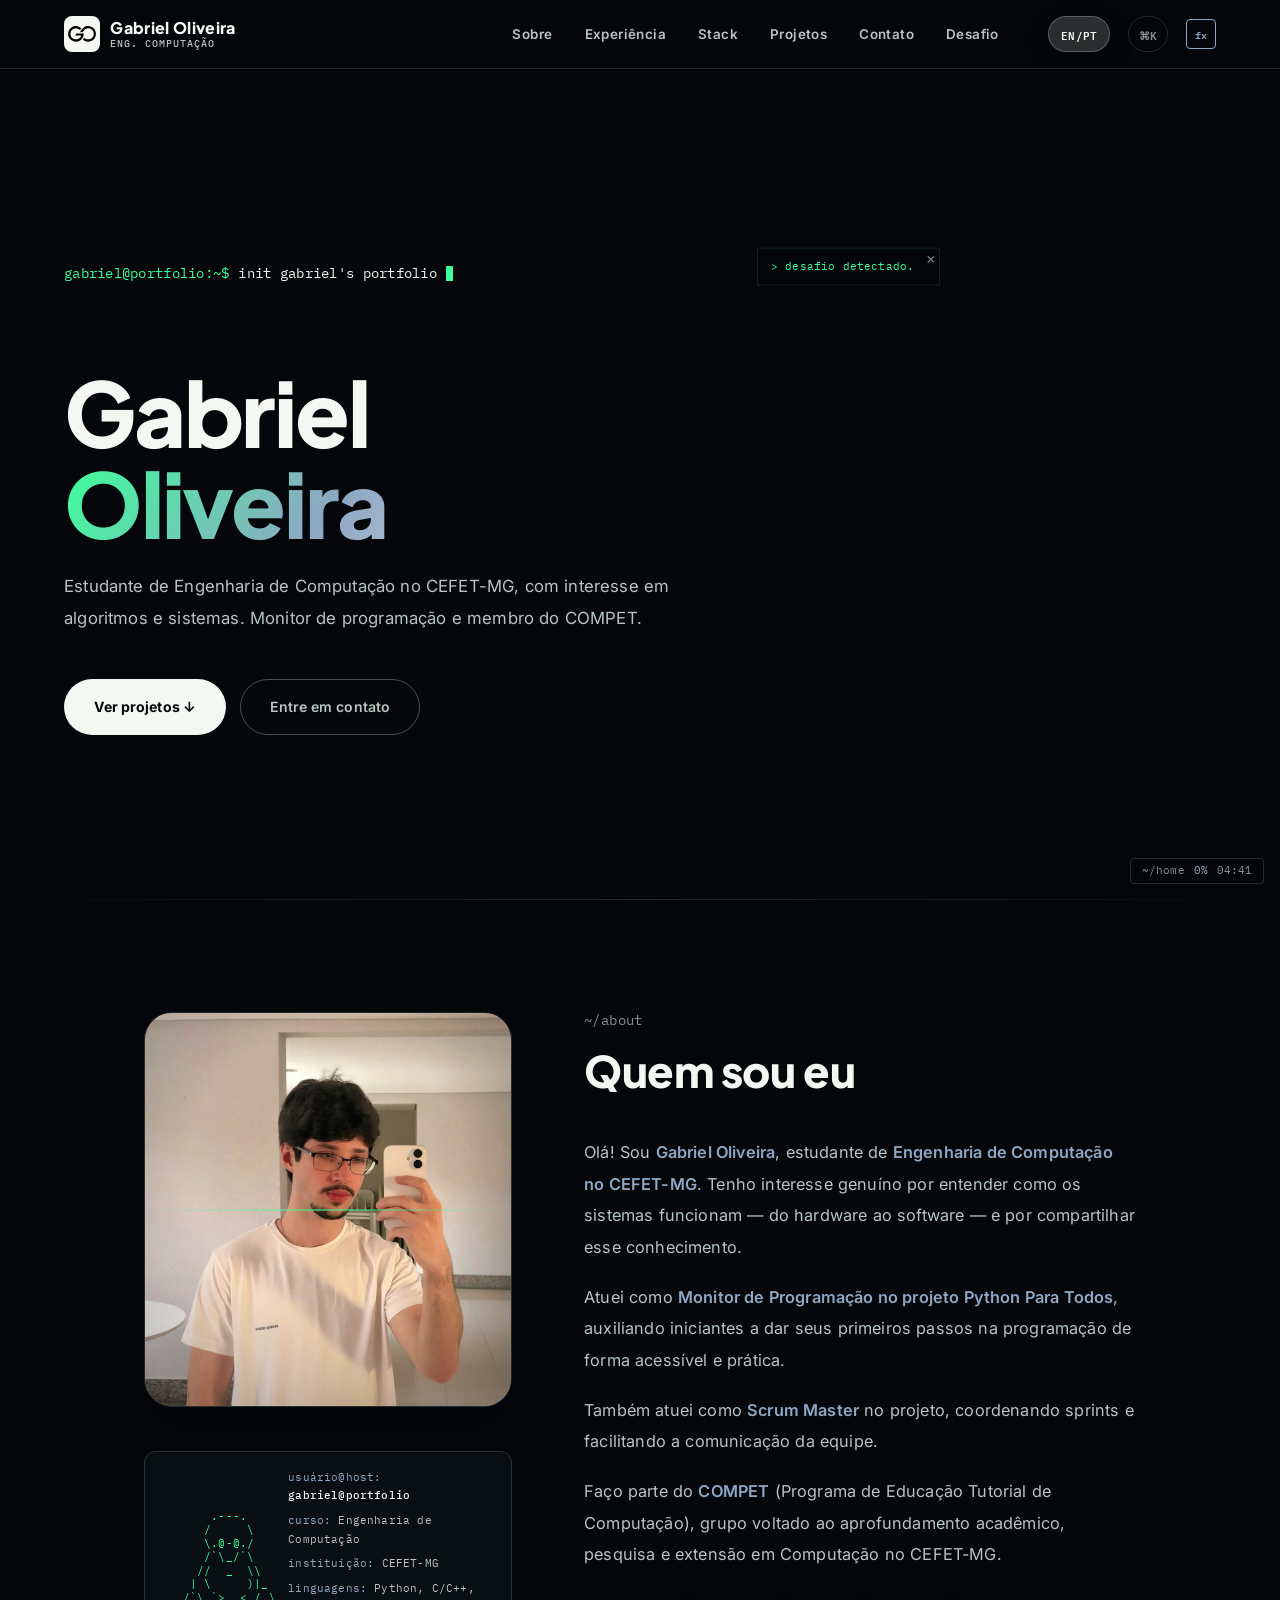
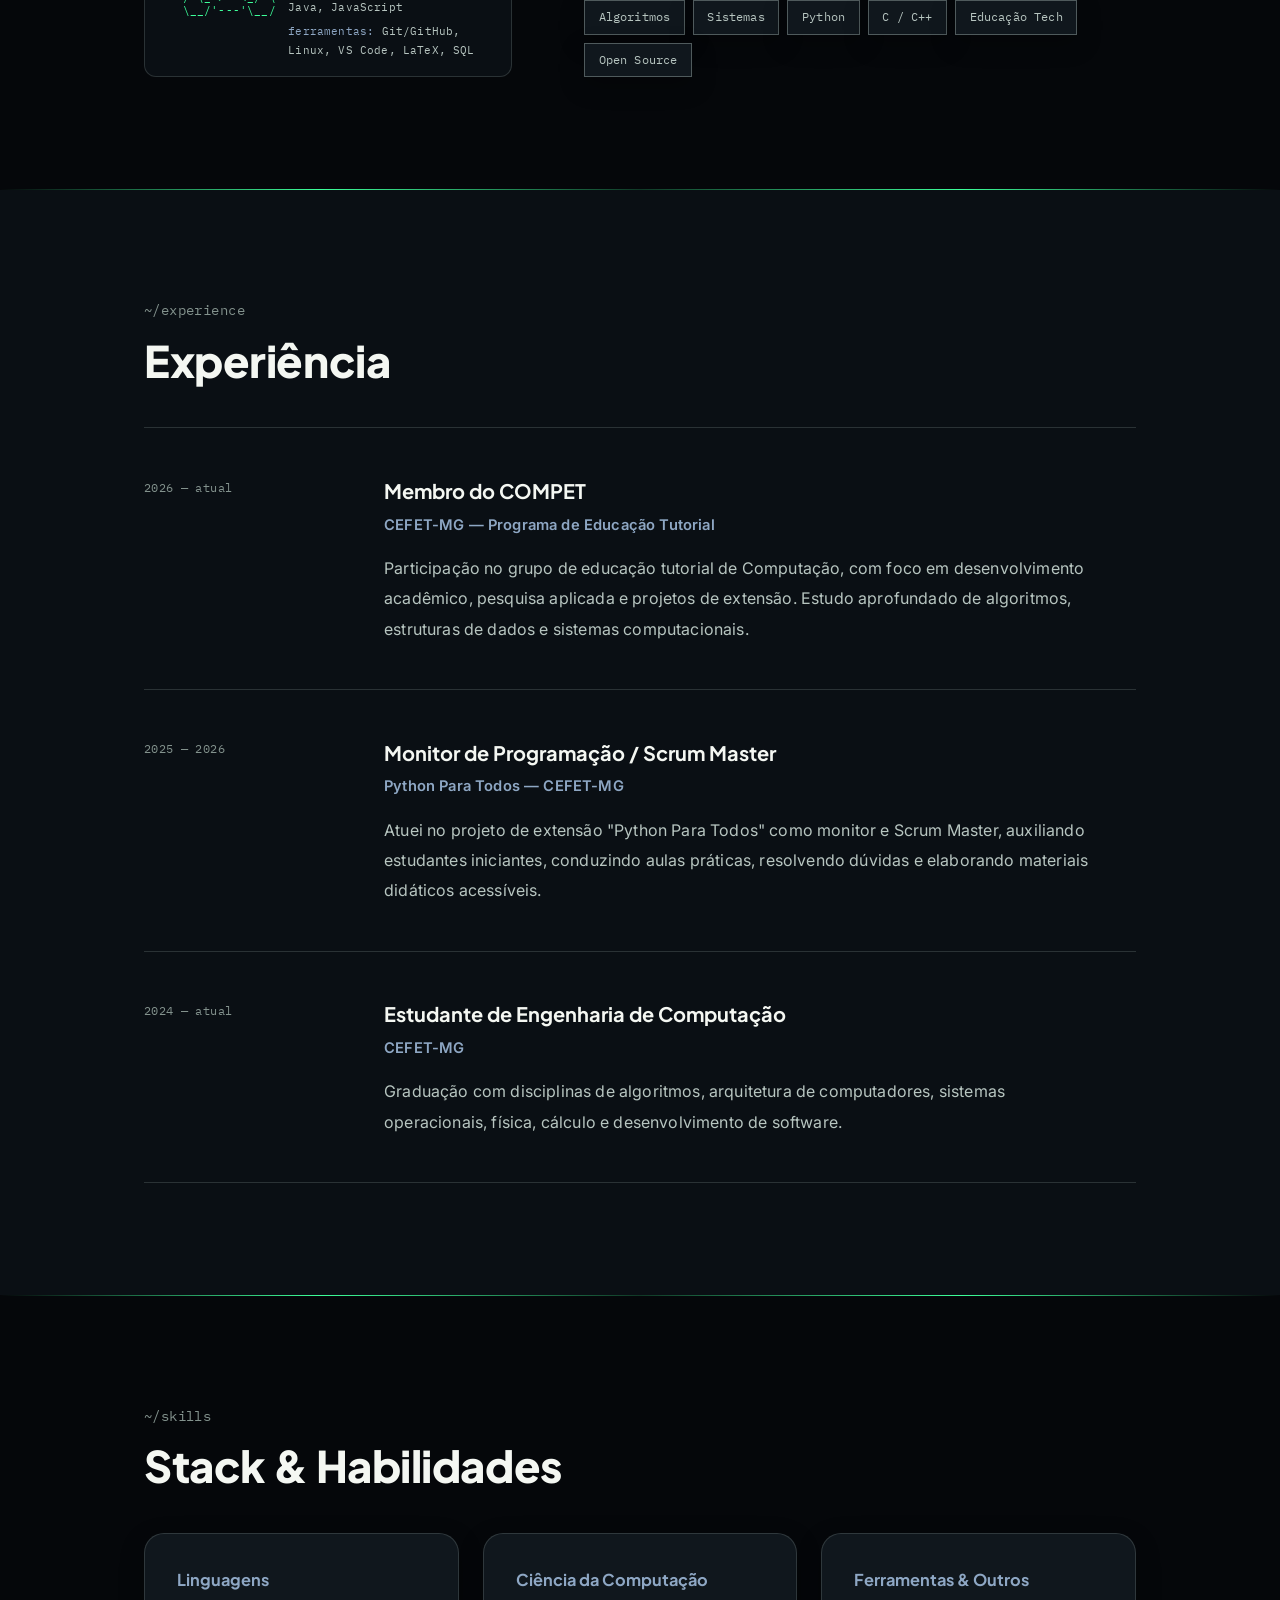
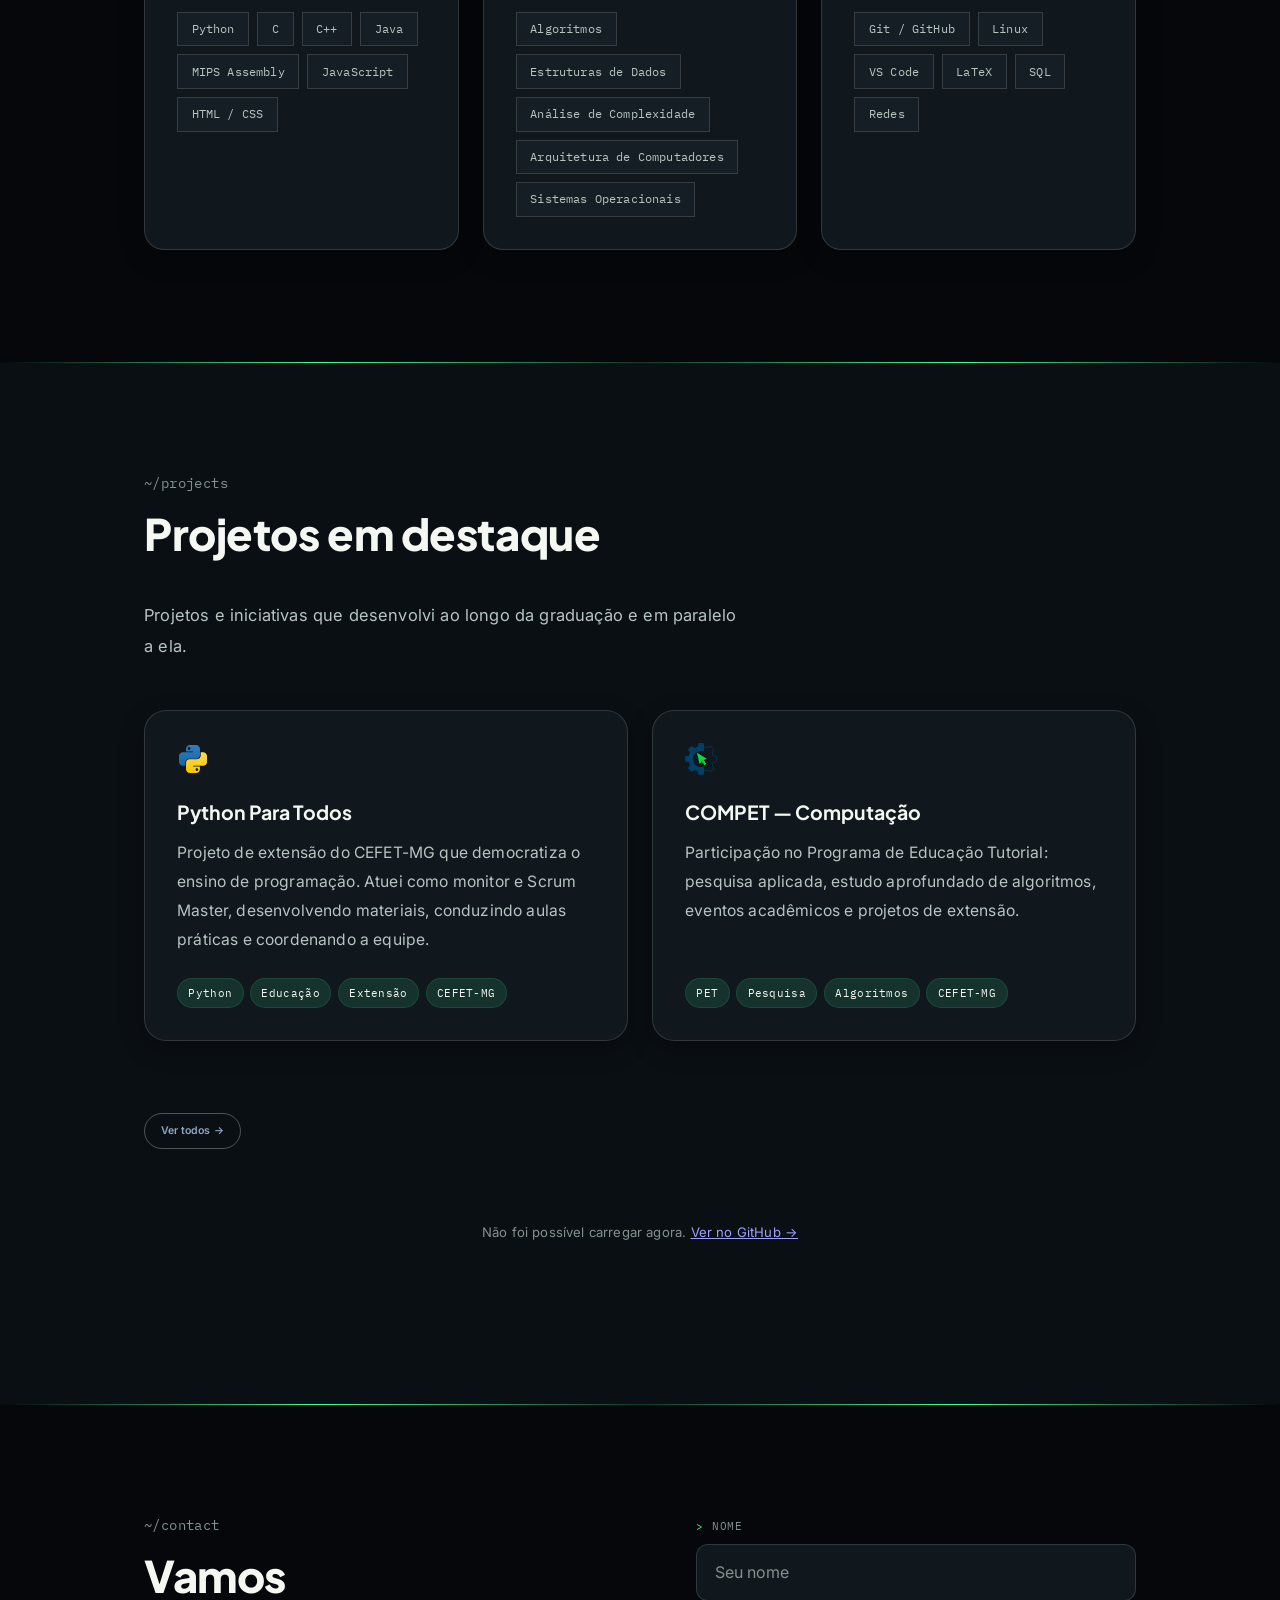
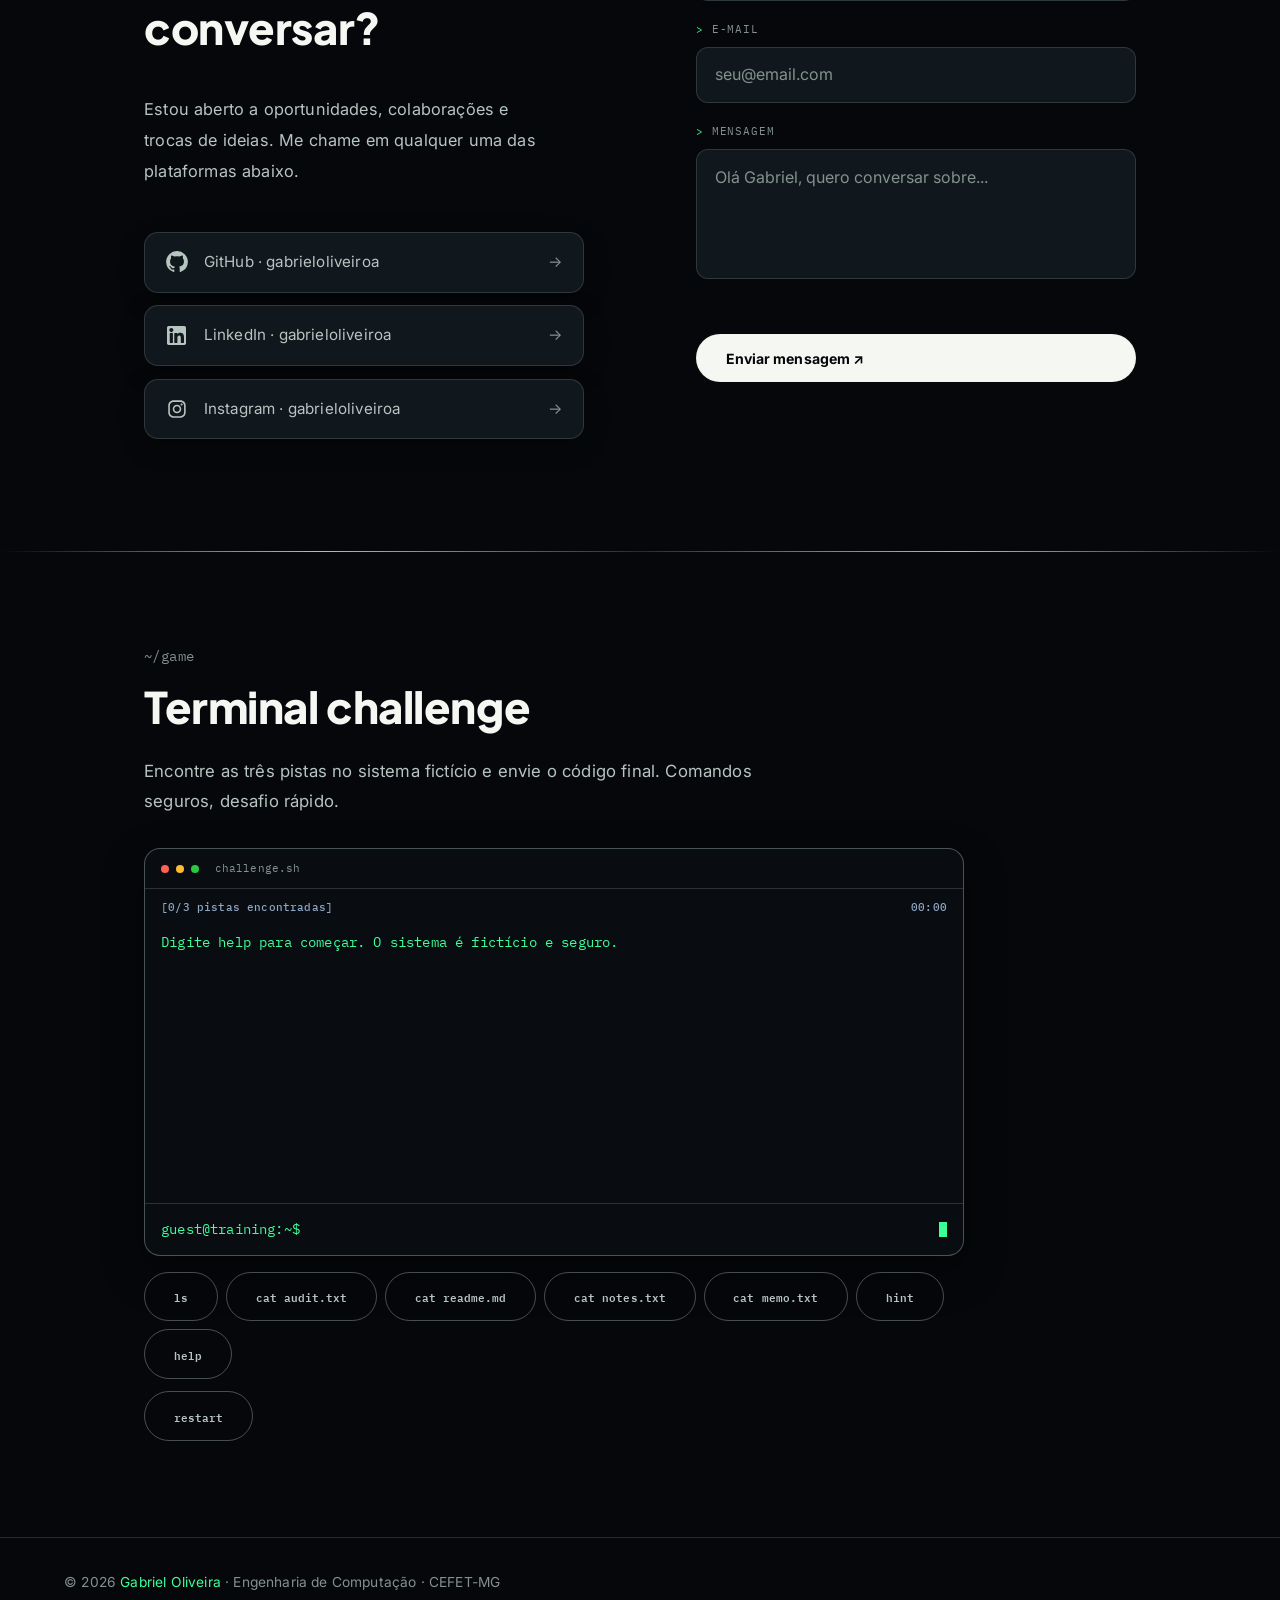
<file: portfolio/index.html>
<!DOCTYPE html>
<html lang="pt-BR">
<head>
  <meta charset="UTF-8" />
  <meta name="viewport" content="width=device-width, initial-scale=1.0"/>
  <link rel="preconnect" href="https://fonts.googleapis.com">
  <link rel="preconnect" href="https://fonts.gstatic.com" crossorigin>
  <link href="https://fonts.googleapis.com/css2?family=Inter:wght@400;500;600;700;800&family=Plus+Jakarta+Sans:wght@600;700;800&family=IBM+Plex+Mono:wght@400;500;600&display=swap" rel="stylesheet">
  <link rel="icon" type="image/svg+xml" href="img/favicon-white.svg">
  <link rel="alternate icon" type="image/png" href="img/gologo.png">
  <link rel="apple-touch-icon" sizes="180x180" href="img/gologo.png">
  <meta name="theme-color" content="#05070a">
  <meta name="description" content="Portfólio de Gabriel Oliveira, estudante de Engenharia de Computação no CEFET-MG. Projetos, experiência, stack e contato.">
  <meta property="og:type" content="website">
  <meta property="og:title" content="Gabriel Oliveira — Engenharia de Computação">
  <meta property="og:description" content="Portfólio de Gabriel Oliveira com projetos, trajetória acadêmica e contato.">
  <meta property="og:url" content="https://gabrieloliveiroa.vercel.app/">
  <meta property="og:image" content="https://gabrieloliveiroa.vercel.app/img/gologo.png">
  <meta name="twitter:card" content="summary_large_image">
  <meta name="twitter:title" content="Gabriel Oliveira — Engenharia de Computação">
  <meta name="twitter:description" content="Portfólio de Gabriel Oliveira com projetos, trajetória acadêmica e contato.">
  <meta name="twitter:image" content="https://gabrieloliveiroa.vercel.app/img/gologo.png">
  <meta property="og:locale" content="pt_BR">
  <meta name="author" content="Gabriel Oliveira">
  <link rel="canonical" href="https://gabrieloliveiroa.vercel.app/">
  <link rel="stylesheet" href="css/tokens.css">
  <link rel="stylesheet" href="css/base.css">
  <link rel="stylesheet" href="css/layout.css">
  <link rel="stylesheet" href="css/hero.css">
  <link rel="stylesheet" href="css/components.css">
  <link rel="stylesheet" href="css/responsive.css">
  <link rel="stylesheet" href="css/challenge.css">
  <link rel="stylesheet" href="css/effects.css">
  <link rel="stylesheet" href="css/palette.css">
  <link rel="stylesheet" href="css/sections.css">
  <link rel="stylesheet" href="css/robot-assistant.css">
  <link rel="stylesheet" href="css/boot.css">
  <link rel="stylesheet" href="css/statusbar.css">
  <link rel="stylesheet" href="css/neofetch.css">

  <title>Gabriel Oliveira — Engenharia de Computação</title>
</head>
<body>
<div id="cg" aria-hidden="true"></div>
<div id="scroll-progress" aria-hidden="true"></div>

<nav>
  <a href="#hero" class="nav-logo">
    <div class="nav-logo-mono"><img src="img/svg-gologo.svg" alt="GO Logo" class="nav-logo-img"></div>
    <div class="nav-logo-text">
      <span class="nav-logo-name">Gabriel Oliveira</span>
      <span class="nav-logo-sub">eng. computação</span>
    </div>
  </a>
  <div class="nav-actions">
    <ul class="nav-links" id="nav-menu">
      <li><a href="#sobre">Sobre</a></li>
      <li><a href="#experiencia">Experiência</a></li>
      <li><a href="#habilidades">Stack</a></li>
      <li><a href="#projetos">Projetos</a></li>
      <li><a href="#contato">Contato</a></li>
      <li><a href="#snake-section">Desafio</a></li>
    </ul>
    <button id="language-toggle" class="language-toggle" type="button" aria-label="Mudar para inglês">EN/PT</button>
    <button id="command-palette-toggle" class="command-palette-toggle" type="button" aria-label="Abrir comandos">⌘K</button>
    <button id="effects-toggle" class="effects-toggle" type="button" aria-pressed="true" aria-label="Desativar efeitos">fx</button>
    <button id="hamburger-menu" class="hamburger-menu" type="button" aria-label="Menu" aria-expanded="false">
      <svg viewBox="0 0 24 24">
        <line x1="3" y1="6" x2="21" y2="6"></line>
        <line x1="3" y1="12" x2="21" y2="12"></line>
        <line x1="3" y1="18" x2="21" y2="18"></line>
      </svg>
    </button>
  </div>
  <div id="mobile-menu" class="mobile-menu" aria-hidden="true">
    <button id="close-menu" class="close-menu" type="button" aria-label="Fechar menu">✕</button>
    <ul class="mobile-nav-links">
      <li><a href="#sobre">Sobre</a></li>
      <li><a href="#experiencia">Experiência</a></li>
      <li><a href="#habilidades">Stack</a></li>
      <li><a href="#projetos">Projetos</a></li>
      <li><a href="#contato">Contato</a></li>
      <li><a href="#snake-section">Desafio</a></li>
    </ul>
  </div>
</nav>

<section id="hero">
  <div class="starfield" aria-hidden="true">
    <div class="stars"></div>
  </div>
  <div class="hmesh" aria-hidden="true"><div class="hmesh-blob hb1"></div><div class="hmesh-blob hb2"></div><div class="hmesh-blob hb3"></div></div>
  <div class="hc">
    <div class="hero-terminal" aria-hidden="true">
      <span class="terminal-prompt">gabriel@portfolio:~$</span>
      <span class="terminal-output"></span><span class="terminal-cursor"></span>
    </div>
    <h1 class="hn">Gabriel<br><span class="grad">Oliveira</span></h1>
    <p class="hdesc">Estudante de Engenharia de Computação no CEFET-MG, com interesse em algoritmos e sistemas. Monitor de programação e membro do COMPET.</p>
    <div class="hctas">
      <a href="#projetos" class="btnp">Ver projetos ↓</a>
      <a href="#contato" class="btng">Entre em contato</a>
    </div>
  </div>
  <div class="hero-portrait">
    <div class="portrait" id="heroPortrait">
      <canvas class="robot-canvas" aria-hidden="true" width="16" height="19"></canvas>
    </div>
    <div class="robot-ring" aria-hidden="true"></div>
    <div class="robot-orbiter" aria-hidden="true"></div>
    <div class="robot-bubble" data-robot-bubble hidden>
      <button type="button" class="robot-bubble-close" data-robot-bubble-close aria-label="Dispensar mensagem">×</button>
      <span data-robot-bubble-text></span>
    </div>
  </div>
  <div class="hero-runes"></div>
</section>

<div id="command-palette" class="command-palette" role="dialog" aria-modal="true" aria-labelledby="command-palette-title" aria-hidden="true">
  <div class="command-palette-backdrop" data-palette-close></div>
  <div class="command-palette-panel">
    <div class="command-palette-head">
      <span id="command-palette-title">Command palette</span>
      <button class="command-palette-close" type="button" data-palette-close aria-label="Fechar comandos">Esc</button>
    </div>
    <label class="sr-only" for="command-palette-input">Filtrar comandos</label>
    <input id="command-palette-input" class="command-palette-input" type="search" role="combobox" aria-controls="command-palette-list" aria-expanded="true" autocomplete="off" placeholder="Digite um comando...">
    <div id="command-palette-list" class="command-palette-list" role="listbox" aria-label="Comandos disponíveis"></div>
  </div>
</div>

<section id="sobre">
  <div class="inner">
    <div class="sgrid">
      <div class="avbox reveal">
        <div class="cb tl"></div><div class="cb tr"></div><div class="cb bl"></div><div class="cb br"></div>
        <div class="avsc"></div>
        <img src="img/foto-perfil.jpeg" alt="Gabriel Oliveira" width="640" height="640" loading="lazy" decoding="async" style="width:100%; height:100%; object-fit:cover; object-position:center;">
      </div>
      <div class="neofetch" data-neofetch>
        <pre class="neofetch-art" aria-hidden="true">       .---.
      /     \
      \.@-@./
      /`\_/`\
     //  _  \\
    | \     )|_
   /`\_`&gt;  &lt;_/ \
   \__/'---'\__/</pre>
        <div class="neofetch-info">
          <div><span class="neofetch-label" data-neofetch-label="user">user@host:</span> <strong>gabriel@portfolio</strong></div>
          <div><span class="neofetch-label" data-neofetch-label="course">curso:</span> <span data-neofetch-value="course">Engenharia de Computação</span></div>
          <div><span class="neofetch-label" data-neofetch-label="institution">instituição:</span> <span>CEFET-MG</span></div>
          <div><span class="neofetch-label" data-neofetch-label="languages">linguagens:</span> <span>Python, C/C++, Java, JavaScript</span></div>
          <div><span class="neofetch-label" data-neofetch-label="tools">ferramentas:</span> <span>Git/GitHub, Linux, VS Code, LaTeX, SQL</span></div>
        </div>
      </div>
      <div class="sbody reveal">
        <div class="slbl">Sobre mim</div>
        <h2 class="stit">Quem sou eu</h2>
        <p>Olá! Sou <strong>Gabriel Oliveira</strong>, estudante de <strong>Engenharia de Computação no CEFET-MG</strong>. Tenho interesse genuíno por entender como os sistemas funcionam — do hardware ao software — e por compartilhar esse conhecimento.</p>
        <p>Atuei como <strong>Monitor de Programação no projeto Python Para Todos</strong>, auxiliando iniciantes a dar seus primeiros passos na programação de forma acessível e prática.</p>
        <p>Também atuei como <strong>Scrum Master</strong> no projeto, coordenando sprints e facilitando a comunicação da equipe.</p>
        <p>Faço parte do <strong>COMPET</strong> (Programa de Educação Tutorial de Computação), grupo voltado ao aprofundamento acadêmico, pesquisa e extensão em Computação no CEFET-MG.</p>
        <div class="tagrow">
          <span class="tag">Algoritmos</span><span class="tag">Sistemas</span><span class="tag">Python</span>
          <span class="tag">C / C++</span><span class="tag">Educação Tech</span><span class="tag">Open Source</span>
        </div>
      </div>
    </div>
  </div>
</section>

<div class="divider"></div>

<section id="experiencia">
  <div class="inner">
    <div class="slbl reveal">Trajetória</div>
    <h2 class="stit reveal">Experiência</h2>
    <div class="explist stagger">
      <div class="expitem">
        <div class="epper">2026 — atual</div>
        <div><div class="erole">Membro do COMPET</div><div class="eco">CEFET-MG — Programa de Educação Tutorial</div>
        <p class="edesc">Participação no grupo de educação tutorial de Computação, com foco em desenvolvimento acadêmico, pesquisa aplicada e projetos de extensão. Estudo aprofundado de algoritmos, estruturas de dados e sistemas computacionais.</p></div>
      </div>
      <div class="expitem">
        <div class="epper">2025 — 2026</div>
        <div><div class="erole">Monitor de Programação / Scrum Master</div><div class="eco">Python Para Todos — CEFET-MG</div>
        <p class="edesc">Atuei no projeto de extensão "Python Para Todos" como monitor e Scrum Master, auxiliando estudantes iniciantes, conduzindo aulas práticas, resolvendo dúvidas e elaborando materiais didáticos acessíveis.</p></div>
      </div>
      <div class="expitem">
        <div class="epper">2024 — atual</div>
        <div><div class="erole">Estudante de Engenharia de Computação</div><div class="eco">CEFET-MG</div>
        <p class="edesc">Graduação com disciplinas de algoritmos, arquitetura de computadores, sistemas operacionais, física, cálculo e desenvolvimento de software.</p></div>
      </div>
    </div>
  </div>
</section>

<div class="divider"></div>

<section id="habilidades">
  <div class="inner">
    <div class="slbl reveal">Tecnologias</div>
    <h2 class="stit reveal">Stack & Habilidades</h2>
    <div class="skillsgrid stagger">
      <div class="skillcard"><div class="scat">Linguagens</div><div class="chips">
        <span class="chip">Python</span><span class="chip">C</span><span class="chip">C++</span>
        <span class="chip">Java</span><span class="chip">MIPS Assembly</span><span class="chip">JavaScript</span><span class="chip">HTML / CSS</span>
      </div></div>
      <div class="skillcard"><div class="scat">Ciência da Computação</div><div class="chips">
        <span class="chip">Algoritmos</span><span class="chip">Estruturas de Dados</span>
        <span class="chip">Análise de Complexidade</span><span class="chip">Arquitetura de Computadores</span><span class="chip">Sistemas Operacionais</span>
      </div></div>
      <div class="skillcard"><div class="scat">Ferramentas & Outros</div><div class="chips">
        <span class="chip">Git / GitHub</span><span class="chip">Linux</span><span class="chip">VS Code</span>
        <span class="chip">LaTeX</span><span class="chip">SQL</span><span class="chip">Redes</span>
      </div></div>
    </div>
  </div>
</section>

<div class="divider"></div>

<section id="projetos">
  <div class="inner">
    <div class="slbl reveal">Trabalhos</div>
    <h2 class="stit reveal">Projetos em destaque</h2>
    <p class="pintro reveal">Projetos e iniciativas que desenvolvi ao longo da graduação e em paralelo a ela.</p>
    <div class="pgrid stagger">
      <div class="pcard">
        <div class="picon"><img src="img/python-svgrepo-com.svg" alt="" aria-hidden="true" loading="lazy" decoding="async"></div><div class="pname">Python Para Todos</div>
        <p class="pdesc">Projeto de extensão do CEFET-MG que democratiza o ensino de programação. Atuei como monitor e Scrum Master, desenvolvendo materiais, conduzindo aulas práticas e coordenando a equipe.</p>
        <div class="ptags"><span class="ptag">Python</span><span class="ptag">Educação</span><span class="ptag">Extensão</span><span class="ptag">CEFET-MG</span></div>
      </div>
      <div class="pcard">
        <div class="picon"><img src="img/logo-compet.png" alt="" aria-hidden="true" loading="lazy" decoding="async"></div><div class="pname">COMPET — Computação</div>
        <p class="pdesc">Participação no Programa de Educação Tutorial: pesquisa aplicada, estudo aprofundado de algoritmos, eventos acadêmicos e projetos de extensão.</p>
        <div class="ptags"><span class="ptag">PET</span><span class="ptag">Pesquisa</span><span class="ptag">Algoritmos</span><span class="ptag">CEFET-MG</span></div>
      </div>
    </div>
    <div class="rbar reveal">
      <div class="slbl" style="margin-bottom:0">Repositórios do GitHub</div>
      <a href="https://github.com/gabrieloliveiroa" target="_blank" rel="noopener noreferrer" class="btng" style="font-size:.66rem;padding:.5rem 1rem;">Ver todos →</a>
    </div>
    <div class="rgrid" id="rgrid" aria-live="polite"><div class="rph">$ fetching repos... <span class="repo-cursor" aria-hidden="true"></span></div></div>
  </div>
</section>

<div class="divider"></div>

<section id="contato">
  <div class="inner">
    <div class="ctgrid">
      <div class="reveal">
        <div class="slbl">Fale comigo</div>
        <h2 class="stit">Vamos<br>conversar?</h2>
        <p class="cttag">Estou aberto a oportunidades, colaborações e trocas de ideias. Me chame em qualquer uma das plataformas abaixo.</p>
        <div class="soclist">
          <a href="https://github.com/gabrieloliveiroa" target="_blank" rel="noopener noreferrer" class="soci">
            <span class="sico"><span class="social-icon social-icon-github" aria-hidden="true"></span></span><span class="stxt">GitHub · gabrieloliveiroa</span><span class="sarr">→</span>
          </a>
          <a href="https://linkedin.com/in/gabrieloliveiroa" target="_blank" rel="noopener noreferrer" class="soci">
            <span class="sico"><span class="social-icon social-icon-linkedin" aria-hidden="true"></span></span><span class="stxt">LinkedIn · gabrieloliveiroa</span><span class="sarr">→</span>
          </a>
          <a href="https://instagram.com/gabrieloliveiroa" target="_blank" rel="noopener noreferrer" class="soci">
            <span class="sico"><span class="social-icon social-icon-instagram" aria-hidden="true"></span></span><span class="stxt">Instagram · gabrieloliveiroa</span><span class="sarr">→</span>
          </a>
        </div>
      </div>
      <div class="reveal">
        <form class="cform" id="contact-form">
          <div class="fg"><label class="fl" for="cn">Nome</label><input class="fi" id="cn" type="text" placeholder="Seu nome" autocomplete="name"/></div>
          <div class="fg"><label class="fl" for="ce">E-mail</label><input class="fi" id="ce" type="email" placeholder="seu@email.com" autocomplete="email" inputmode="email"/></div>
          <div class="fg"><label class="fl" for="cm">Mensagem</label><textarea class="fta" id="cm" placeholder="Olá Gabriel, quero conversar sobre..."></textarea></div>
          <div class="fst" id="fst"></div>
          <button class="btnp" type="submit">Enviar mensagem ↗</button>
        </form>
      </div>
    </div>
  </div>
</section>

<div class="divider"></div>

<section id="snake-section">
  <div class="inner">
    <div class="slbl reveal">Desafio</div>
    <h2 class="stit reveal">Terminal challenge</h2>
    <p class="challenge-intro reveal">Encontre as três pistas no sistema fictício e envie o código final. Comandos seguros, desafio rápido.</p>
    <div class="challenge-shell reveal" data-challenge>
      <div class="challenge-window" data-challenge-window>
        <div class="challenge-window-bar" aria-hidden="true">
          <span></span><span></span><span></span>
          <strong>challenge.sh</strong>
        </div>
        <div class="challenge-status" aria-label="Status da partida">
          <span data-challenge-progress>[0/3 clues found]</span>
          <span data-challenge-timer>00:00</span>
        </div>
        <div class="challenge-log" data-challenge-log role="log" aria-live="polite" aria-relevant="additions"></div>
        <form class="challenge-form" data-challenge-form>
          <label class="sr-only" for="challenge-input">Digite um comando</label>
          <span class="challenge-prompt" aria-hidden="true">guest@training:~$</span>
          <input id="challenge-input" data-challenge-input type="text" autocomplete="off" autocapitalize="off" spellcheck="false" maxlength="96" aria-label="Digite um comando" />
          <span class="challenge-cursor" aria-hidden="true"></span>
        </form>
      </div>
      <div class="challenge-shortcuts" data-challenge-shortcuts aria-label="Atalhos do desafio"></div>
      <div class="challenge-actions">
        <button type="button" class="btng" data-challenge-restart>restart</button>
      </div>
    </div>
  </div>
</section>

<footer>
  <div class="ft">© 2026 <span>Gabriel Oliveira</span> · Engenharia de Computação · CEFET-MG</div>
<!--
  <div class="ft">Feito com <span>...</span></div>
-->
</footer>
<div id="statusbar" aria-hidden="true"></div>


  <script src="js/vendor/gsap.min.js" defer></script>
  <script src="js/vendor/ScrollTrigger.min.js" defer></script>
  <script src="js/vendor/lenis.min.js" defer></script>
  <script type="module" src="js/main.js"></script>
</body>
</html>
</file>
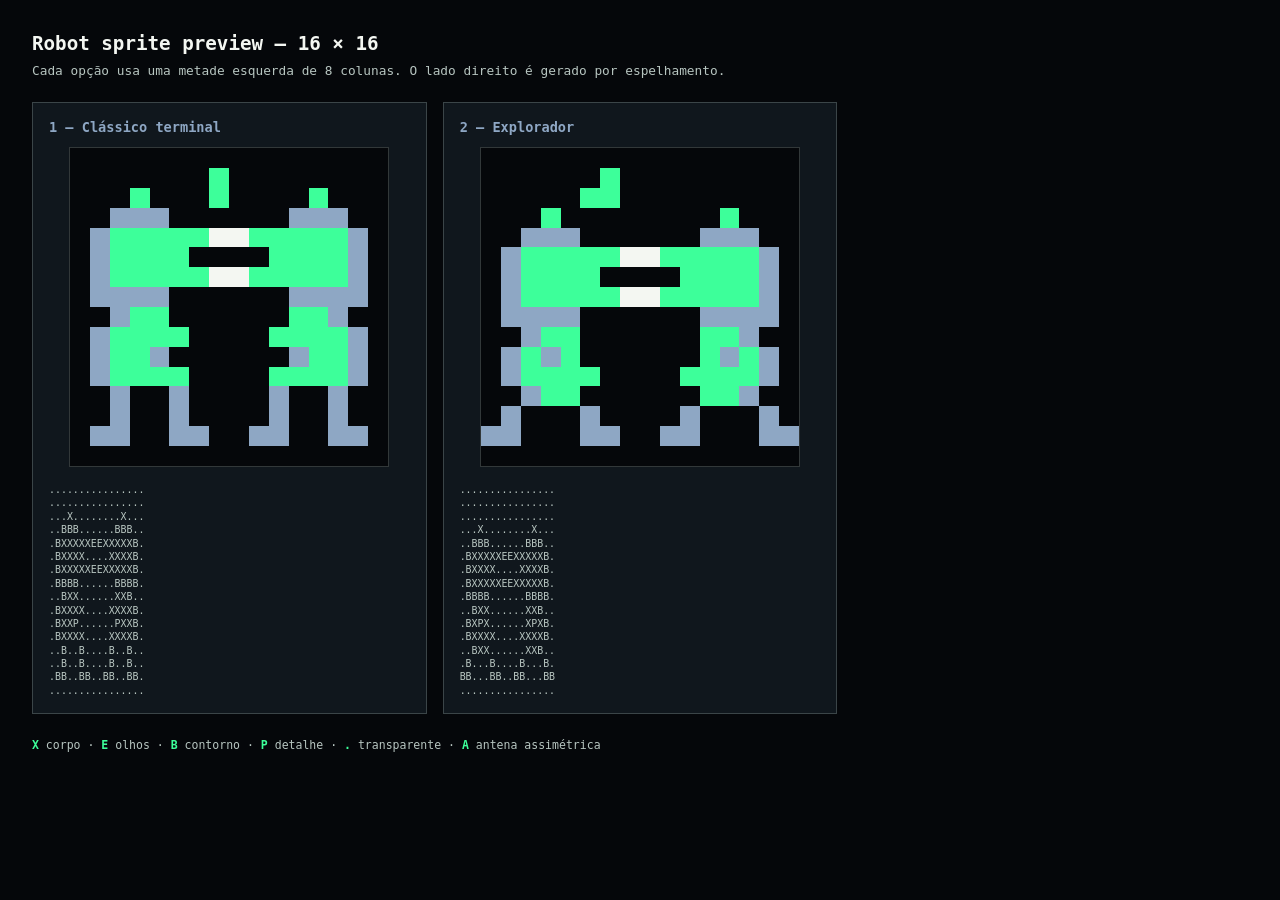
<file: sprite-preview.html>
<!doctype html>
<html lang="pt-BR">
<head>
  <meta charset="utf-8">
  <meta name="viewport" content="width=device-width, initial-scale=1">
  <title>Robot sprite preview</title>
  <style>
    :root {
      --color-bg: #05070a;
      --color-surface: #10171d;
      --color-border: rgba(210, 230, 224, .22);
      --color-text: #f4f7f2;
      --color-text-secondary: #b7c5c0;
      --color-accent-primary: #3dff9a;
      --color-accent-secondary: #8ea7c4;
      --font-mono: "IBM Plex Mono", Consolas, monospace;
    }
    * { box-sizing: border-box; }
    body {
      margin: 0;
      min-width: 320px;
      padding: 2rem;
      background: var(--color-bg);
      color: var(--color-text);
      font-family: var(--font-mono);
    }
    h1 { margin: 0 0 .5rem; font-size: 1.2rem; }
    .intro { margin: 0 0 1.5rem; color: var(--color-text-secondary); font-size: .8rem; }
    .grid { display: grid; grid-template-columns: repeat(3, minmax(220px, 1fr)); gap: 1rem; }
    .card {
      padding: 1rem;
      border: 1px solid var(--color-border);
      background: var(--color-surface);
    }
    .card h2 { margin: 0 0 .75rem; font-size: .85rem; color: var(--color-accent-secondary); }
    canvas {
      display: block;
      width: min(100%, 320px);
      height: auto;
      margin: 0 auto 1rem;
      image-rendering: pixelated;
      image-rendering: crisp-edges;
      background: var(--color-bg);
      border: 1px solid var(--color-border);
    }
    pre {
      margin: 0;
      overflow: auto;
      color: var(--color-text-secondary);
      font-size: .62rem;
      line-height: 1.35;
    }
    .legend { margin-top: 1.5rem; color: var(--color-text-secondary); font-size: .72rem; }
    .legend b { color: var(--color-accent-primary); }
    @media (max-width: 820px) {
      body { padding: 1rem; }
      .grid { grid-template-columns: 1fr; }
      .card { max-width: 420px; }
    }
  </style>
</head>
<body>
  <h1>Robot sprite preview — 16 × 16</h1>
  <p class="intro">Cada opção usa uma metade esquerda de 8 colunas. O lado direito é gerado por espelhamento.</p>
  <main class="grid" id="sprites"></main>
  <p class="legend"><b>X</b> corpo · <b>E</b> olhos · <b>B</b> contorno · <b>P</b> detalhe · <b>.</b> transparente · <b>A</b> antena assimétrica</p>
  <script>
    const COLORS = {
      background: '#05070a',
      body: '#3dff9a',
      eye: '#f4f7f2',
      outline: '#8ea7c4',
      detail: '#8ea7c4',
      antenna: '#3dff9a'
    };

    const sprites = [
      {
        name: '1 — Clássico terminal',
        half: [
          '........',
          '........',
          '...X....',
          '..BBB...',
          '.BXXXXXE',
          '.BXXXX..',
          '.BXXXXXE',
          '.BBBB...',
          '..BXX...',
          '.BXXXX..',
          '.BXXP...',
          '.BXXXX..',
          '..B..B..',
          '..B..B..',
          '.BB..BB.',
          '........'
        ],
        antenna: [{ x: 7, y: 1 }, { x: 7, y: 2 }]
      },
      {
        name: '2 — Explorador',
        half: [
          '........',
          '........',
          '........',
          '...X....',
          '..BBB...',
          '.BXXXXXE',
          '.BXXXX..',
          '.BXXXXXE',
          '.BBBB...',
          '..BXX...',
          '.BXPX...',
          '.BXXXX..',
          '..BXX...',
          '.B...B..',
          'BB...BB.',
          '........'
        ],
        antenna: [{ x: 6, y: 1 }, { x: 5, y: 2 }, { x: 6, y: 2 }]
      },
      {
        name: '3 — Mascote arredondado',
        half: [
          '........',
          '........',
          '...X....',
          '..BBB...',
          '.BXXX...',
          'BXXXXXE',
          'BXXXX...',
          'BXXPX...',
          'BXXXX...',
          '.BXXX...',
          '..BBB...',
          '..BXX...',
          '.B...B..',
          'BB...B..',
          '........',
          '........'
        ],
        antenna: [{ x: 7, y: 1 }, { x: 7, y: 2 }]
      }
    ];

    function mirror(half) {
      return half.map(row => {
        if (row.length !== 8) throw new Error(`Half row must have 8 columns: ${row}`);
        return row + row.split('').reverse().join('');
      });
    }

    function draw(canvas, matrix, antenna) {
      const scale = 20;
      const context = canvas.getContext('2d');
      canvas.width = 16 * scale;
      canvas.height = 16 * scale;
      context.fillStyle = COLORS.background;
      context.fillRect(0, 0, canvas.width, canvas.height);
      matrix.forEach((row, y) => row.split('').forEach((cell, x) => {
        const color = {
          X: COLORS.body,
          E: COLORS.eye,
          B: COLORS.outline,
          P: COLORS.detail
        }[cell];
        if (!color) return;
        context.fillStyle = color;
        context.fillRect(x * scale, y * scale, scale, scale);
      }));
      context.fillStyle = COLORS.antenna;
      antenna.forEach(({ x, y }) => context.fillRect(x * scale, y * scale, scale, scale));
    }

    const root = document.getElementById('sprites');
    sprites.forEach(sprite => {
      const matrix = mirror(sprite.half);
      const card = document.createElement('article');
      card.className = 'card';
      const title = document.createElement('h2');
      title.textContent = sprite.name;
      const canvas = document.createElement('canvas');
      draw(canvas, matrix, sprite.antenna);
      const code = document.createElement('pre');
      code.textContent = matrix.join('\n');
      card.append(title, canvas, code);
      root.append(card);
    });
  </script>
</body>
</html>
</file>
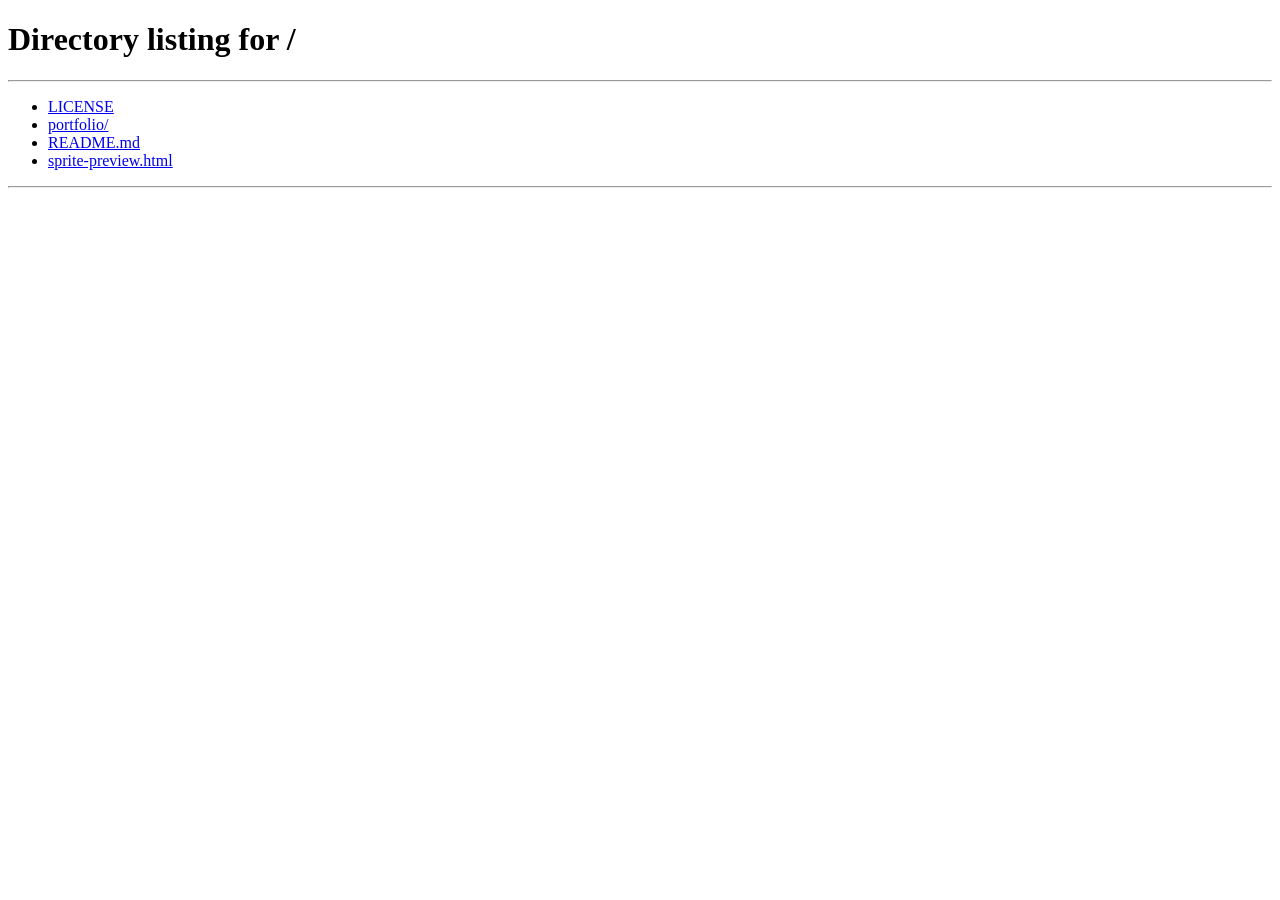
<file: portfolio/portfolio.html>
<!DOCTYPE html>
<html lang="pt-BR">
<head>
  <meta charset="UTF-8">
  <meta name="viewport" content="width=device-width, initial-scale=1.0">
  <title>Redirecionando | Gabriel Oliveira</title>
  <meta name="robots" content="noindex, follow">
  <meta http-equiv="refresh" content="0; url=/">
  <link rel="canonical" href="https://gabrieloliveiroa.vercel.app/">
</head>
<body style="margin:0;min-height:100vh;display:grid;place-items:center;background:#0b1119;color:#e9eef7;font-family:Inter,Segoe UI,Arial,sans-serif">
  <p>Redirecionando para o portfolio... &nbsp;<a href="/" style="color:#9ac3ff">Clique aqui</a> se nao for redirecionado automaticamente.</p>
</body>
</html>
</file>
<file: portfolio/css/tokens.css>
:root {
  color-scheme: dark;

  /* Colors */
  --color-bg: #05070a;
  --color-bg-raised: #0a0f14;
  --color-surface: #10171d;
  --color-surface-raised: #151e25;
  --color-border: rgba(210, 230, 224, 0.16);
  --color-border-strong: rgba(210, 230, 224, 0.32);
  --color-text: #f4f7f2;
  --color-text-secondary: #b7c5c0;
  --color-text-tertiary: #83928d;
  --color-accent-primary: #3dff9a;
  --color-accent-primary-soft: rgba(61, 255, 154, 0.12);
  --color-accent-secondary: #8ea7c4;
  --color-accent-secondary-soft: rgba(142, 167, 196, 0.09);
  --color-success: #3dff9a;
  --color-warning: #ffd166;
  --color-error: #ff7084;

  /* Hero robot sprite */
  --robot-antenna: #38e8ff;
  --robot-eye: #3dff9a;
  --robot-body: #d6ece4;
  --robot-shade: #82aa9e;
  --robot-metal: #78968e;
  --robot-accent: #aacdc2;
  --robot-visor: #06120e;

  /* Glow and shadows */
  --glow-primary: 0 0 24px rgba(61, 255, 154, 0.16);
  --glow-secondary: 0 0 20px rgba(142, 167, 196, 0.09);
  --glow-focus: 0 0 0 3px rgba(142, 167, 196, 0.22);
  --shadow-sm: 0 8px 24px rgba(0, 0, 0, 0.28);
  --shadow-md: 0 16px 40px rgba(0, 0, 0, 0.42);
  --shadow-lg: 0 24px 64px rgba(0, 0, 0, 0.52);

  /* Typography */
  --font-sans: 'Inter', sans-serif;
  --font-display: 'Plus Jakarta Sans', sans-serif;
  --font-mono: 'IBM Plex Mono', monospace;
  --text-xs: clamp(0.62rem, 0.58rem + 0.12vw, 0.7rem);
  --text-sm: clamp(0.78rem, 0.74rem + 0.16vw, 0.9rem);
  --text-base: clamp(0.95rem, 0.9rem + 0.2vw, 1.05rem);
  --text-lg: clamp(1.15rem, 1rem + 0.55vw, 1.35rem);
  --text-xl: clamp(1.6rem, 1.25rem + 1.35vw, 2.8rem);
  --text-hero: clamp(3rem, 7.5vw, 5.6rem);
  --weight-regular: 400;
  --weight-medium: 500;
  --weight-semibold: 600;
  --weight-bold: 700;
  --weight-heavy: 800;
  --leading-tight: 1.08;
  --leading-body: 1.75;
  --leading-loose: 1.9;
  --tracking-tight: -0.025em;
  --tracking-normal: 0.01em;
  --tracking-wide: 0.08em;

  /* Spacing: 4px scale */
  --space-1: 0.25rem;
  --space-2: 0.5rem;
  --space-3: 0.75rem;
  --space-4: 1rem;
  --space-5: 1.25rem;
  --space-6: 1.5rem;
  --space-8: 2rem;
  --space-10: 2.5rem;
  --space-12: 3rem;
  --space-16: 4rem;
  --space-20: 5rem;
  --container: 1120px;
  --container-reading: 72ch;

  /* Radius, borders and z-index layers */
  --radius-sm: 4px;
  --radius-md: 12px;
  --radius-lg: 16px;
  --radius-xl: 22px;
  --radius-pill: 999px;
  --border-width: 1px;
  --z-content: 1;
  --z-decoration: 0;
  --z-nav: 200;
  --z-overlay: 150;
  --z-cursor: 0;
  --z-noise: 9990;

  /* Motion */
  --duration-fast: 150ms;
  --duration-normal: 250ms;
  --duration-slow: 400ms;
  --duration-reveal: 800ms;
  --ease-standard: cubic-bezier(0.16, 1, 0.3, 1);
  --ease-in: cubic-bezier(0.4, 0, 1, 1);
  --ease-out: cubic-bezier(0, 0, 0.2, 1);
  --ease-expressive: cubic-bezier(0.22, 1, 0.36, 1);

  /* Compatibility aliases used by the existing component CSS */
  --bg: var(--color-bg);
  --bg2: var(--color-bg-raised);
  --bg3: var(--color-surface);
  --surface: var(--color-surface-raised);
  --border: var(--color-border);
  --borderh: var(--color-border-strong);
  --purple: var(--color-accent-primary);
  --plt: var(--color-accent-secondary);
  --pd: var(--color-accent-primary-soft);
  --acc: var(--color-accent-secondary);
  --text: var(--color-text);
  --body: var(--color-text-secondary);
  --muted: var(--color-text-secondary);
  --dim: var(--color-text-tertiary);
  --ease: var(--ease-standard);
}

/*
  Breakpoints are documented here because CSS custom properties cannot be
  used directly in media query conditions.
  --breakpoint-sm: 360px
  --breakpoint-md: 480px
  --breakpoint-lg: 640px
  --breakpoint-xl: 768px
  --breakpoint-2xl: 900px
  --breakpoint-3xl: 1080px
*/
</file>
<file: portfolio/css/base.css>
*,*::before,*::after{box-sizing:border-box;margin:0;padding:0}
    .sr-only{position:absolute;width:1px;height:1px;padding:0;margin:-1px;overflow:hidden;clip:rect(0,0,0,0);white-space:nowrap;border:0}
    html{scroll-behavior:smooth;scroll-padding-top:90px}
    body{background:var(--bg);color:var(--text);font-family:var(--font-sans);font-size:var(--text-base);line-height:var(--leading-body);letter-spacing:var(--tracking-normal);overflow-x:hidden;-webkit-font-smoothing:antialiased;text-rendering:optimizeLegibility}
    p{text-wrap:pretty}
    ::selection{background:var(--color-accent-primary);color:var(--color-bg)}
    a,button,input,textarea{accent-color:var(--color-accent-primary)}
    a:focus-visible,button:focus-visible,input:focus-visible,textarea:focus-visible{outline:2px solid var(--color-accent-secondary);outline-offset:3px;box-shadow:var(--glow-focus)}
    a:hover{color:var(--color-accent-primary)}
    
    .slbl{display:inline-flex;align-items:center;gap:var(--space-3);line-height:1;font-family:var(--font-mono);font-size:var(--text-xs);letter-spacing:.12em;text-transform:uppercase;color:var(--color-accent-secondary);margin-bottom:var(--space-4);font-weight:var(--weight-medium)}
    #cg{position:fixed;width:280px;height:280px;border-radius:50%;background:radial-gradient(circle,var(--color-accent-secondary-soft) 0%,transparent 72%);pointer-events:none;transform:translate(-50%,-50%);z-index:var(--z-cursor)}
    @media (pointer:coarse){#cg{display:none}}
</file>
<file: portfolio/css/layout.css>
/* Header */
    nav{position:fixed;top:0;left:0;right:0;z-index:var(--z-nav);display:flex;align-items:center;justify-content:space-between;padding:1rem max(4rem,calc((100vw - 1280px) / 2 + 2rem));background:rgba(5,7,10,.92);border-bottom:1px solid var(--border)}
    .nav-logo{display:flex;align-items:center;gap:.65rem;text-decoration:none;transition:opacity var(--duration-normal)}
    .nav-logo:hover{opacity:.85}
    .nav-logo-mono{width:36px;height:36px;background:var(--purple);border-radius:8px;display:flex;align-items:center;justify-content:center;flex-shrink:0;transition:background var(--duration-normal);overflow:hidden}
    .nav-logo-mono span{font-family:var(--font-display);font-size:13px;font-weight:800;color:var(--color-text);letter-spacing:-.02em;line-height:1}
    .nav-logo-img{width:100%;height:100%;object-fit:contain;padding:0;transform:scale(1.5);transform-origin:center;filter:invert(1) brightness(2.2);transition:filter var(--duration-normal),transform var(--duration-normal)}
    .nav-logo-mono{background:var(--color-text)}
    .nav-logo-mono span{color:var(--color-bg)}
    .nav-logo-img{filter:none}
    .nav-logo-text{display:flex;flex-direction:column;line-height:1}
    .nav-logo-name{font-family:var(--font-display);font-size:1rem;font-weight:800;color:var(--text);letter-spacing:.02em;transition:color var(--duration-normal)}
    .nav-logo-sub{font-family:var(--font-mono);font-size:.6rem;font-weight:500;color:var(--muted);letter-spacing:.1em;text-transform:uppercase;margin-top:3px;transition:color var(--duration-normal)}
    .nav-links{display:flex;gap:2rem;list-style:none;margin-right:2rem}
    .nav-links a{font-family:var(--font-sans);font-size:.84rem;font-weight:600;letter-spacing:.03em;text-transform:none;text-decoration:none;color:var(--muted);position:relative;transition:color var(--duration-normal);padding:.25rem 0}
    .nav-links a::after{content:'';position:absolute;bottom:-2px;left:0;width:0;height:1px;background:var(--color-accent-primary);transition:width var(--duration-normal) var(--ease)}
    .nav-links a:hover,.nav-links a.active{color:var(--color-accent-primary)}
    .nav-links a:hover::after,.nav-links a.active::after{width:100%}
    .nav-actions{display:flex;align-items:center;gap:1.1rem}
    .command-palette-toggle{height:36px;padding:0 .65rem;border-radius:var(--radius-pill);border:1px solid var(--border);background:transparent;color:var(--color-text-tertiary);font-family:var(--font-mono);font-size:.68rem;font-weight:600;cursor:pointer;transition:color var(--duration-normal),border-color var(--duration-normal),background var(--duration-normal)}
    .command-palette-toggle:hover{color:var(--color-accent-primary);border-color:var(--color-accent-primary);background:var(--color-accent-primary-soft)}
    .effects-toggle{height:30px;padding:0 .5rem;border:1px solid var(--border);border-radius:var(--radius-sm);background:transparent;color:var(--color-text-tertiary);font:600 .65rem var(--font-mono);cursor:pointer}
    .effects-toggle:hover,.effects-toggle[aria-pressed="false"]{color:var(--color-accent-secondary);border-color:var(--color-accent-secondary)}
    .language-toggle{height:36px;padding:0 .7rem;border-radius:var(--radius-pill);border:1px solid var(--border);background:var(--bg3);color:var(--text);font-family:var(--font-mono);font-size:.68rem;font-weight:600;letter-spacing:.04em;cursor:pointer;transition:transform var(--duration-fast),background var(--duration-normal),color var(--duration-normal),border-color var(--duration-normal),box-shadow var(--duration-normal);box-shadow:var(--shadow-sm)}
    .language-toggle:hover{transform:translateY(-1px);border-color:var(--color-accent-primary);color:var(--color-accent-primary);background:var(--surface)}
    .language-toggle:focus-visible{outline:none;box-shadow:0 0 0 3px var(--pd)}

    nav{background:rgba(5,7,10,.92)}
    .btnp{
      background:var(--color-text);
      color:var(--color-bg);
      border:1px solid var(--color-text);
      box-shadow:none;
      opacity:1
    }
    .btnp::before{
      background:linear-gradient(135deg,rgba(244,247,242,.18),var(--color-accent-secondary-soft),rgba(244,247,242,.06));
    }
    .btnp:hover{
      filter:brightness(1.08);
      box-shadow:var(--glow-primary);
    }
    .btng{
      background:transparent;
      color:var(--color-text-secondary);
      border:1px solid var(--color-border-strong);
      box-shadow:none;
      opacity:1
    }
    .btng::before{
      background:linear-gradient(135deg,rgba(244,247,242,.12),var(--color-accent-secondary-soft),rgba(244,247,242,.08));
    }
    .btng:hover{
      background:var(--color-accent-primary-soft);
      color:var(--color-text);
      border-color:var(--color-accent-primary);
      box-shadow:var(--glow-primary);
    }
    .language-toggle{background:rgba(244,247,242,.16);color:var(--text);border-color:rgba(244,247,242,.24)}
    .language-toggle:hover{background:rgba(244,247,242,.24);color:var(--color-accent-primary);border-color:var(--color-accent-primary)}
    
    /* Hamburger Menu */
    .hamburger-menu{display:none;width:32px;height:32px;background:none;border:none;cursor:pointer;align-items:center;justify-content:center;padding:0;transition:all var(--duration-fast) ease}
    .hamburger-menu svg{width:24px;height:24px;stroke:var(--text);stroke-width:2;stroke-linecap:round;transition:all var(--duration-slow) var(--ease);fill:none}
    .hamburger-menu svg line{transition:all var(--duration-slow) var(--ease);transform-origin:center}
    .hamburger-menu.active svg line:nth-child(1){transform:rotate(45deg) translate(8px, 8px)}
    .hamburger-menu.active svg line:nth-child(2){opacity:0}
    .hamburger-menu.active svg line:nth-child(3){transform:rotate(-45deg) translate(7px, -7px)}
    
    .mobile-menu{position:fixed;top:0;left:0;right:0;bottom:0;background:var(--bg);z-index:var(--z-overlay);display:flex;flex-direction:column;padding-top:5rem;overflow-y:auto;opacity:0;pointer-events:none;transform:translateX(-100%);transition:opacity var(--duration-slow) var(--ease),transform var(--duration-slow) var(--ease)}
    .mobile-menu.active{opacity:1;pointer-events:auto;transform:translateX(0)}
    .mobile-menu .close-menu{position:absolute;top:1.25rem;right:1rem;width:32px;height:32px;background:none;border:none;font-size:1.5rem;color:var(--text);cursor:pointer;display:flex;align-items:center;justify-content:center;padding:0}
    .mobile-nav-links{list-style:none;display:flex;flex-direction:column;gap:0;padding:0 1rem}
    .mobile-nav-links li{border-bottom:1px solid var(--border)}
    .mobile-nav-links a{display:block;padding:1.2rem 0;font-size:.95rem;color:var(--text);text-decoration:none;font-weight:500;transition:color var(--duration-normal)}
    .mobile-nav-links a:active{color:var(--color-accent-primary)}
    
    .mobile-menu{background:var(--bg)}
    .mobile-menu .close-menu{color:var(--text)}
    .hamburger-menu svg{stroke:var(--text)}
    .mobile-nav-links li{border-bottom-color:var(--color-border)}
    .mobile-nav-links a{color:var(--text)}
    
    section{position:relative;z-index:var(--z-content)}
    .inner{max-width:var(--container);margin:0 auto;padding:7rem 4rem}
    .slbl::before{content:'';flex:0 0 auto;width:28px;height:0;border-top:1px solid var(--color-accent-secondary)}
    .stit{font-family:var(--font-display);font-size:clamp(2rem,3.4vw,2.8rem);font-weight:800;letter-spacing:-.01em;line-height:1.2;color:var(--text);margin-bottom:2.5rem;text-transform:none}
    .divider{width:100%;height:1px;background:linear-gradient(90deg,transparent,var(--purple),rgba(61,255,154,.20),var(--purple),transparent)}
    .reveal{opacity:0;transform:translateY(28px);transition:opacity var(--duration-reveal) var(--ease),transform var(--duration-reveal) var(--ease)}
    .reveal.visible{opacity:1;transform:none}
    .stagger>*{opacity:0;transform:translateY(22px);transition:opacity var(--duration-reveal) var(--ease),transform var(--duration-reveal) var(--ease)}
    .stagger.visible>*:nth-child(1){opacity:1;transform:none;transition-delay:.05s}
    .stagger.visible>*:nth-child(2){opacity:1;transform:none;transition-delay:.17s}
    .stagger.visible>*:nth-child(3){opacity:1;transform:none;transition-delay:.29s}
    .stagger.visible>*:nth-child(4){opacity:1;transform:none;transition-delay:.41s}
    .stagger.visible>*:nth-child(5){opacity:1;transform:none;transition-delay:.53s}
</file>
<file: portfolio/css/hero.css>
/* HERO — dark aesthetic */
    #hero{
      min-height:100vh;display:flex;align-items:center;
      padding:0 max(4rem,calc((100vw - 1280px) / 2 + 2rem));padding-top:6rem;overflow:hidden;
      background:var(--color-bg);
      position:relative;
    }

    /* Noise texture overlay via SVG data URI */
    #hero::before{
      content:'';position:absolute;inset:0;
      background-image:url("data:image/svg+xml,%3Csvg viewBox='0 0 256 256' xmlns='http://www.w3.org/2000/svg'%3E%3Cfilter id='n'%3E%3CfeTurbulence type='fractalNoise' baseFrequency='0.9' numOctaves='4' stitchTiles='stitch'/%3E%3C/filter%3E%3Crect width='100%25' height='100%25' filter='url(%23n)' opacity='1'/%3E%3C/svg%3E");
      background-size:180px 180px;
      opacity:.028;
      pointer-events:none;z-index:var(--z-decoration);
    }

    /* Subtle accent blobs */
    .hmesh{position:absolute;inset:0;pointer-events:none;overflow:hidden;z-index:var(--z-decoration)}
    .hmesh-blob{position:absolute;border-radius:50%;filter:blur(90px)}
    .hb1{width:700px;height:700px;
      background:radial-gradient(circle,var(--color-accent-secondary-soft) 0%,transparent 70%);
      top:-180px;right:-120px;
      animation:bDrift 20s ease-in-out infinite}
    .hb2{width:500px;height:500px;
      background:radial-gradient(circle,var(--color-accent-secondary-soft) 0%,transparent 70%);
      bottom:-80px;left:-80px;
      animation:bDrift 16s ease-in-out 4s infinite reverse}
    .hb3{width:380px;height:380px;
      background:radial-gradient(circle,rgba(61,255,154,.08) 0%,transparent 70%);
      top:38%;left:52%;
      animation:bDrift 12s ease-in-out 2s infinite}
    @keyframes bDrift{
      0%,100%{transform:translate(0,0) scale(1)}
      33%{transform:translate(24px,-20px) scale(1.03)}
      66%{transform:translate(-16px,16px) scale(.97)}
    }

    /* Horizontal light sweep */
    .hbeam{
      position:absolute;top:0;left:50%;width:1px;height:100%;
      background:linear-gradient(180deg,transparent 0%,rgba(142,167,196,.04) 30%,rgba(142,167,196,.07) 50%,rgba(142,167,196,.04) 70%,transparent 100%);
      transform:translateX(-50%);
      z-index:var(--z-decoration);
      pointer-events:none;
    }

    /* Bottom edge line */
    .hero-runes{
      position:absolute;bottom:0;left:0;right:0;height:1px;
      background:linear-gradient(90deg,transparent 0%,rgba(142,167,196,.14) 30%,rgba(142,167,196,.20) 50%,rgba(142,167,196,.14) 70%,transparent 100%);
      opacity:1;
    }

    .hc{position:relative;z-index:2;max-width:780px}
    .hero-terminal{display:flex;align-items:center;gap:.55rem;margin-bottom:5rem;color:var(--color-text-tertiary);font-family:var(--font-mono);font-size:var(--text-sm);letter-spacing:.02em;min-height:1.4em;white-space:nowrap}
    .terminal-prompt{color:var(--color-accent-primary)}
    .terminal-output{color:var(--color-text);white-space:pre-wrap}
    .terminal-cursor{width:.55em;height:1.1em;background:var(--color-accent-primary);animation:terminalBlink 1s steps(2,end) infinite}
    @keyframes terminalBlink{50%{opacity:0}}

    /* HERO PORTRAIT — sprite do robô em pixels */
    .hero-portrait{position:absolute;right:max(4rem,calc((100vw - 1280px) / 2 + 2rem));top:calc(50% - 6.5rem);transform:translateY(-50%);z-index:3;display:flex;align-items:center;justify-content:center;width:clamp(190px,24vw,260px);aspect-ratio:16 / 19;pointer-events:auto}
    .hero-portrait .portrait{position:relative;width:100%;height:100%;display:flex;align-items:center;justify-content:center;transform:perspective(1200px) translateZ(0);transition:transform var(--duration-normal) var(--ease);will-change:transform}
    .robot-canvas{display:block;width:100%;height:100%;aspect-ratio:16 / 19;image-rendering:pixelated;image-rendering:crisp-edges}
    .robot-ring{position:absolute;inset:4%;border:1px solid var(--color-accent-secondary-soft);pointer-events:none;opacity:.45}
    .robot-orbiter{position:absolute;width:6px;height:6px;right:7%;top:8%;background:var(--robot-antenna);box-shadow:0 0 10px var(--robot-antenna);animation:robotOrbit 7s linear infinite}
    @keyframes robotOrbit{0%{transform:translate(0,0)}25%{transform:translate(-18px,16px)}50%{transform:translate(-4px,34px)}75%{transform:translate(14px,14px)}100%{transform:translate(0,0)}}
    .robot-flash{animation:robotFlash .18s steps(2,end)}
    @keyframes robotFlash{50%{filter:brightness(1.35)}}
    html[data-effects="off"] .robot-ring,
    html[data-effects="off"] .robot-orbiter{display:none!important}
    .robot-scan{position:absolute;left:12%;right:12%;top:18%;height:2px;background:var(--robot-antenna);opacity:0;pointer-events:none;animation:robotScan .6s steps(4,end) forwards;box-shadow:0 0 0 1px var(--robot-antenna)}
    @keyframes robotScan{0%{opacity:0;transform:translateY(0)}15%{opacity:.55}100%{opacity:0;transform:translateY(260px)}}
    .hero-portrait:hover .portrait{transform:scale(1.03)}
    .hero-portrait:active .portrait{transform:scale(.99)}
    .pp-ripple{position:absolute;border-radius:50%;background:var(--color-accent-secondary-soft);transform:scale(0);pointer-events:none;animation:ripple var(--duration-reveal) var(--ease-out)}
    @keyframes ripple{to{transform:scale(3);opacity:0}}

    /* STARFIELD — apenas pontos brancos e estrelas cadentes */
    .starfield{position:absolute;inset:0;z-index:var(--z-content);pointer-events:none;overflow:hidden}
    .starfield .stars{position:absolute;inset:0;pointer-events:none}
    .starfield .stars .star{position:absolute;border-radius:50%;background:var(--color-text);box-shadow:0 0 10px rgba(244,247,242,.82),0 0 18px rgba(244,247,242,.22);will-change:transform,opacity,box-shadow,filter;transform:translate(0,0);animation:floatStar var(--dur) ease-in-out infinite alternate,starTwinkle var(--twinkDur) ease-in-out var(--twinkDelay) infinite,starPulse var(--pulseDur) ease-in-out var(--pulseDelay) infinite;opacity:var(--op)}
    @keyframes floatStar{from{transform:translate(0,0)}to{transform:translate(var(--tx),var(--ty))}}
    @keyframes starTwinkle{0%,100%{opacity:calc(var(--op)*0.7)}50%{opacity:var(--op)}}
    @keyframes starPulse{0%,100%{box-shadow:0 0 6px rgba(244,247,242,.58),0 0 12px rgba(244,247,242,.14);filter:brightness(1)}50%{box-shadow:0 0 16px var(--color-text),0 0 30px rgba(244,247,242,.55);filter:brightness(1.22)}}
    /* Badge — glassmorphism on dark */
    .hbadge{
      display:inline-flex;align-items:center;gap:.55rem;
      font-family:var(--font-mono);font-size:.68rem;letter-spacing:.1em;text-transform:uppercase;
      color:rgba(244,247,242,.88);
      border:1px solid var(--color-accent-secondary-soft);
      padding:.48rem 1.05rem;
      background:var(--color-accent-secondary-soft);
      backdrop-filter:blur(12px);
      border-radius:var(--radius-pill);
      margin-bottom:2rem;
      opacity:0;animation:hIn var(--duration-reveal) .1s var(--ease) forwards;
    }
    .hbadge::before{content:'◈';color:rgba(61,255,154,.75)}

    h1.hn{
      font-family:var(--font-display);
      font-size:var(--text-hero);font-weight:800;
      line-height:1.02;letter-spacing:var(--tracking-tight);
      color:var(--color-text);
      margin-bottom:1.4rem;
      opacity:0;animation:hIn var(--duration-reveal) var(--duration-normal) var(--ease) forwards;
      text-transform:none;
    }

    /* Accent gradient text */
    .grad{
      display:block;
      background:linear-gradient(125deg,var(--color-accent-primary) 0%,var(--color-accent-secondary) 45%,var(--color-text) 100%);
      -webkit-background-clip:text;-webkit-text-fill-color:transparent;background-clip:text;
    }

    .hdesc{
      font-size:1.05rem;font-weight:400;
      color:var(--color-text-secondary);
      line-height:var(--leading-loose);max-width:56ch;margin-bottom:2.8rem;
      opacity:0;animation:hIn var(--duration-reveal) var(--duration-slow) var(--ease) forwards;
    }

    .hctas{display:flex;gap:.9rem;flex-wrap:wrap;opacity:0;animation:hIn var(--duration-reveal) .55s var(--ease) forwards}

    /* Primary CTA — white */
    .btnp{
      position:relative;isolation:isolate;display:inline-flex;align-items:center;gap:.5rem;padding:.9rem 1.8rem;
      background:var(--color-text);color:var(--color-bg);
      font-family:var(--font-sans);font-size:.88rem;letter-spacing:.005em;text-transform:none;text-decoration:none;
      border:1px solid var(--color-border);border-radius:var(--radius-pill);cursor:pointer;overflow:hidden;
      transition:transform var(--duration-fast) var(--ease),box-shadow var(--duration-normal) var(--ease),background var(--duration-normal) var(--ease),border-color var(--duration-normal) var(--ease),color var(--duration-normal) var(--ease),filter var(--duration-normal) ease;
      font-weight:700;
      box-shadow:none;
    }
    .btnp::before{
      content:'';position:absolute;inset:0;      background:var(--color-accent-secondary-soft);
      opacity:0;transition:opacity var(--duration-normal) ease;z-index:-1
    }
    .btnp:hover{
      transform:translateY(-2px) scale(1.01);background:var(--color-text);border-color:var(--color-accent-primary);filter:none;
      box-shadow:var(--glow-primary)
    }
    .btnp:hover::before{opacity:1}

    /* Ghost CTA — glassmorphism */
    .btng{
      position:relative;isolation:isolate;display:inline-flex;align-items:center;gap:.5rem;padding:.9rem 1.8rem;
      background:transparent;color:var(--color-text-secondary);
      font-family:var(--font-sans);font-size:.88rem;letter-spacing:.005em;text-transform:none;text-decoration:none;
      border:1px solid var(--color-border-strong);border-radius:var(--radius-pill);cursor:pointer;overflow:hidden;
      transition:color var(--duration-normal) var(--ease),border-color var(--duration-normal) var(--ease),background var(--duration-normal) var(--ease),transform var(--duration-fast) var(--ease),box-shadow var(--duration-normal) var(--ease),filter var(--duration-normal) ease;
      font-weight:600;box-shadow:none;
    }
    .btng::before{
      content:'';position:absolute;inset:0;background:var(--color-accent-primary-soft);
      opacity:0;transition:opacity var(--duration-normal) ease;z-index:-1
    }
    .btng:hover{
      color:var(--color-text);border-color:var(--color-accent-primary);background:var(--color-accent-primary-soft);transform:translateY(-2px);filter:none;
      box-shadow:var(--glow-primary)
    }
    .btng:hover::before{opacity:1}

    @keyframes hIn{from{opacity:0;transform:translateY(22px)}to{opacity:1;transform:none}}
</file>
<file: portfolio/css/components.css>
/* SOBRE */
    #sobre{background:var(--bg)}
    .sgrid{display:grid;grid-template-columns:1fr 1.5fr;grid-template-rows:auto auto;column-gap:4.5rem;row-gap:1rem;align-items:stretch}
    .avbox{position:relative;width:100%;aspect-ratio:1;background:radial-gradient(circle at 50% 35%,var(--color-accent-primary-soft) 0%,rgba(247,249,252,.96) 55%,rgba(232,237,242,1) 100%);border:1px solid rgba(80,85,90,.11);border-radius:28px;display:flex;align-items:center;justify-content:center;font-size:5.5rem;overflow:hidden;box-shadow:0 22px 48px rgba(0,0,0,.28),0 0 0 1px rgba(244,247,242,.26) inset}
    .avbox::before{content:'';position:absolute;inset:0;background:linear-gradient(180deg,rgba(5,7,10,.14) 0%,transparent 44%,rgba(5,7,10,.08) 100%);pointer-events:none}
    .avbox::after{content:'';position:absolute;inset:0;border-radius:inherit;background:radial-gradient(circle at 50% 40%,rgba(0,0,0,0) 46%,rgba(5,7,10,.10) 100%);pointer-events:none}
    .avbox{background:radial-gradient(circle at 50% 35%,var(--color-accent-secondary-soft) 0%,var(--color-surface) 58%,var(--color-bg) 100%);border-color:rgba(244,247,242,.10);box-shadow:0 22px 48px rgba(0,0,0,.34),0 0 0 1px rgba(244,247,242,.08) inset}
    .avbox::before{background:linear-gradient(180deg,rgba(244,247,242,.06) 0%,transparent 42%,rgba(244,247,242,.04) 100%)}
    .avbox::after{background:radial-gradient(circle at 50% 40%,rgba(0,0,0,0) 46%,rgba(0,0,0,.34) 100%)}
    .cb{position:absolute;width:22px;height:22px;border-color:var(--purple);border-style:solid}
    .cb.tl{top:-1px;left:-1px;border-width:2px 0 0 2px}.cb.tr{top:-1px;right:-1px;border-width:2px 2px 0 0}
    .cb.bl{bottom:-1px;left:-1px;border-width:0 0 2px 2px}.cb.br{bottom:-1px;right:-1px;border-width:0 2px 2px 0}
    .avsc{position:absolute;left:0;right:0;height:2px;background:linear-gradient(90deg,transparent,var(--purple),transparent);animation:avs 3s ease-in-out infinite;opacity:.55}
    @keyframes avs{0%{top:0%;opacity:0}10%{opacity:.55}90%{opacity:.55}100%{top:100%;opacity:0}}
    .sbody{grid-column:2;grid-row:1 / span 2}
    .sbody p{font-size:1.02rem;color:var(--body);line-height:1.95;max-width:66ch;margin-bottom:1.1rem}
    .sbody strong{color:var(--plt);font-weight:600}
    .tagrow{display:flex;flex-wrap:wrap;gap:.5rem;margin-top:1.8rem}
    .tag{font-family:var(--font-mono);font-size:.73rem;padding:.38rem .85rem;background:var(--bg3);border:1px solid var(--borderh);color:var(--muted);cursor:default;user-select:none;box-shadow:var(--shadow-sm);transition:all var(--duration-normal)}
    .tag:hover{color:var(--color-accent-secondary);border-color:var(--color-accent-primary);background:var(--color-accent-primary-soft)}
    
    /* EXP */
    #experiencia{background:var(--bg2)}
    .explist{border-top:1px solid var(--border)}
    .expitem{display:grid;grid-template-columns:200px 1fr;gap:2.5rem;padding:2.8rem 0;border-bottom:1px solid var(--border);position:relative}
    .expitem::before{content:'';position:absolute;left:-2rem;top:0;bottom:0;width:2px;background:transparent;transition:background var(--duration-normal)}
    .expitem:hover::before{background:var(--purple)}
    .epper{font-family:var(--font-mono);font-size:.74rem;letter-spacing:.03em;color:var(--dim);padding-top:.3rem}
    .erole{font-family:var(--font-display);font-size:1.25rem;font-weight:700;color:var(--text);margin-bottom:.3rem;letter-spacing:0;text-transform:none}
    .eco{font-size:.92rem;font-weight:600;color:var(--plt);margin-bottom:.9rem}
    .edesc{font-size:1rem;color:var(--body);line-height:var(--leading-loose);max-width:72ch}
    
    /* SKILLS */
    #habilidades{background:var(--bg)}
    .skillsgrid{display:grid;grid-template-columns:repeat(auto-fit,minmax(290px,1fr));gap:1.5rem}
    .skillcard{background:var(--bg3);border:1px solid var(--border);border-radius:20px;padding:2rem;position:relative;overflow:hidden;transition:border-color var(--duration-normal),transform var(--duration-normal),box-shadow var(--duration-normal);box-shadow:var(--shadow-sm)}
    .skillcard:hover{border-color:var(--borderh);transform:translateY(-4px);box-shadow:var(--shadow-md)}
    .skillcard::after{content:'';position:absolute;bottom:0;left:0;right:0;height:2px;background:linear-gradient(90deg,var(--purple),var(--acc));transform:scaleX(0);transform-origin:left;transition:transform var(--duration-slow) var(--ease)}
    .skillcard:hover::after{transform:scaleX(1)}
    .scat{font-family:var(--font-display);font-size:1.02rem;letter-spacing:0;text-transform:none;color:var(--plt);margin-bottom:1.1rem;font-weight:700}
    .chips{display:flex;flex-wrap:wrap;gap:.5rem}
    .chip{font-family:var(--font-mono);font-size:.73rem;padding:.38rem .85rem;background:var(--surface);border:1px solid var(--border);color:var(--muted);cursor:default;user-select:none;transition:all var(--duration-normal)}
    .chip:hover{color:var(--plt);border-color:var(--purple);background:var(--pd)}
    
    /* PROJECTS */
    #projetos{background:var(--bg2)}
    .pintro{font-size:1.03rem;color:var(--body);line-height:var(--leading-loose);max-width:62ch;margin-bottom:3rem}
    .pgrid{display:grid;grid-template-columns:repeat(auto-fit,minmax(310px,1fr));gap:1.5rem;margin-bottom:4.5rem}
    .pcard{background:var(--bg3);border:1px solid var(--border);border-radius:22px;padding:2rem;display:flex;flex-direction:column;position:relative;overflow:hidden;transition:border-color var(--duration-normal),transform var(--duration-normal),box-shadow var(--duration-normal);box-shadow:var(--shadow-sm)}
    .pcard:hover{border-color:var(--borderh);transform:translateY(-5px);box-shadow:var(--shadow-md)}
    .pcard::before{content:'';position:absolute;top:0;left:0;right:0;height:1px;background:linear-gradient(90deg,transparent,var(--purple),transparent);opacity:0;transition:opacity var(--duration-normal)}
    .pcard:hover::before{opacity:1}
    .picon{display:flex;align-items:center;justify-content:flex-start;margin-bottom:1.2rem}
    .picon img{width:2rem;height:2rem;display:block}
    .pname{font-family:var(--font-display);font-size:1.22rem;font-weight:700;color:var(--text);margin-bottom:.6rem;letter-spacing:0;text-transform:none}
    .pdesc{font-size:.98rem;color:var(--body);line-height:1.85;flex:1;margin-bottom:1.5rem}
    .ptags{display:flex;flex-wrap:wrap;gap:.4rem}
    .ptag{font-family:var(--font-mono);font-size:.66rem;letter-spacing:.03em;padding:.28rem .65rem;background:var(--pd);border:1px solid var(--color-accent-primary-soft);color:var(--color-text);cursor:default;user-select:none;border-radius:var(--radius-pill);transition:transform var(--duration-normal) var(--ease),background var(--duration-normal) var(--ease),border-color var(--duration-normal) var(--ease),box-shadow var(--duration-normal) var(--ease),color var(--duration-normal) var(--ease)}
    .ptag:hover{transform:translateY(-2px);background:var(--surface);border-color:var(--purple);color:var(--text);box-shadow:0 8px 18px rgba(0,0,0,.30)}
    .rbar{display:flex;align-items:center;justify-content:space-between;margin-bottom:1.5rem}
    .rbar .btng{color:var(--plt)}
    .rbar .btng:hover{color:var(--plt)}
    .rgrid{display:grid;grid-template-columns:repeat(auto-fill,minmax(285px,1fr));gap:1rem}
    .rcard{background:var(--bg3);border:1px solid var(--border);border-radius:16px;padding:1.5rem;display:flex;flex-direction:column;gap:.6rem;text-decoration:none;color:inherit;transition:border-color var(--duration-normal),transform var(--duration-normal),box-shadow var(--duration-normal);box-shadow:var(--shadow-sm)}
    .rcard:hover{border-color:var(--borderh);transform:translateY(-3px);box-shadow:0 12px 28px rgba(0,0,0,.32)}
    .rhd{display:flex;align-items:center;gap:.6rem}
    .rico{color:var(--dim);font-size:.9rem}
    .rnm{font-family:var(--font-display);font-size:1rem;font-weight:700;color:var(--plt);letter-spacing:0}
    .rds{font-size:.9rem;color:var(--body);line-height:var(--leading-body);flex:1}
    .rmeta{display:flex;gap:1rem;font-family:var(--font-mono);font-size:.68rem;color:var(--dim);align-items:center}
    .ld{display:inline-block;width:8px;height:8px;border-radius:50%;margin-right:4px}
    .rph{color:var(--dim);font-size:.82rem;grid-column:1/-1;text-align:center;padding:3rem}
    
    /* CONTACT */
    #contato{background:var(--bg)}
    .ctgrid{display:grid;grid-template-columns:1fr 1fr;gap:7rem;align-items:start}
    .cttag{font-size:1.02rem;color:var(--body);line-height:var(--leading-loose);max-width:56ch;margin-bottom:2.8rem}
    .soclist{display:flex;flex-direction:column;gap:.8rem}
    .soci{display:flex;align-items:center;gap:1rem;text-decoration:none;color:var(--body);font-size:.95rem;padding:1rem 1.3rem;border:1px solid var(--border);border-radius:14px;background:var(--bg3);transition:all var(--duration-normal);box-shadow:var(--shadow-sm)}
    .soci:hover{color:var(--plt);border-color:var(--purple);background:var(--pd)}
    .sico{width:22px;height:22px;display:flex;align-items:center;justify-content:center;flex-shrink:0;font-size:1rem}
    .social-icon{width:100%;height:100%;display:block;background-color:currentColor;transition:transform var(--duration-normal) var(--ease);-webkit-mask-position:center;-webkit-mask-repeat:no-repeat;-webkit-mask-size:contain;mask-position:center;mask-repeat:no-repeat;mask-size:contain}
    .social-icon-github{-webkit-mask-image:url('../img/github-svgrepo-com.svg');mask-image:url('../img/github-svgrepo-com.svg');transform:scale(1.08)}
    .social-icon-linkedin{-webkit-mask-image:url('../img/linkedin-svgrepo-com.svg');mask-image:url('../img/linkedin-svgrepo-com.svg');-webkit-mask-size:88% 88%;mask-size:88% 88%}
    .social-icon-instagram{-webkit-mask-image:url('../img/instagram-logo-facebook-2-svgrepo-com.svg');mask-image:url('../img/instagram-logo-facebook-2-svgrepo-com.svg');transform:scale(1.06)}
    .soci:hover .social-icon{transform:scale(1.15)}
    .stxt{flex:1}
    .sarr{color:var(--dim);transition:transform var(--duration-normal)}
    .soci:hover .sarr{transform:translateX(5px);color:var(--purple)}
    .cform{display:flex;flex-direction:column;gap:1.2rem}
    .fg{display:flex;flex-direction:column;gap:.5rem}
    .fl{font-family:var(--font-mono);font-size:.68rem;letter-spacing:.08em;text-transform:uppercase;color:var(--dim)}
    .fi,.fta{background:var(--bg3);border:1px solid var(--border);border-radius:12px;color:var(--text);font-family:var(--font-sans);font-size:1rem;line-height:1.6;padding:.9rem 1.1rem;outline:none;resize:none;transition:border-color var(--duration-normal),box-shadow var(--duration-normal)}
    .fi::placeholder,.fta::placeholder{color:var(--dim)}
    .fi:focus,.fta:focus{border-color:var(--purple);box-shadow:0 0 0 3px var(--color-accent-secondary-soft)}
    .fta{height:130px}
    .fst{font-size:.86rem;color:var(--plt);min-height:1.2em}
    footer{background:var(--bg);border-top:1px solid var(--border);padding:2rem 4rem;display:flex;align-items:center;justify-content:space-between}
    .ft{font-size:.86rem;color:var(--dim)}
    .ft span{color:var(--purple)}
</file>
<file: portfolio/css/responsive.css>
/* LAPTOPS ENXUTOS — 769-1080px */
    @media(max-width:1080px){
      nav{padding:0.9rem 2rem}
      #hero{padding-left:2rem;padding-right:2rem}
      .hero-portrait{right:2.5rem;width:clamp(180px,23vw,230px)}
      .hc{max-width:calc(100% - 260px)}
    }
    @media(max-width:900px){
      .hero-portrait{right:1.5rem;width:clamp(165px,21vw,205px)}
      .hc{max-width:calc(100% - 225px)}
    }

    /* TABLETS — 768px para cima */
    @media(max-width:768px){
      nav{padding:0.75rem 1.5rem;flex-wrap:wrap}
      .nav-links{display:none;margin-right:0}
      .nav-links a{font-size:0.7rem}
      .hamburger-menu{display:flex}
      h1.hn{font-size:clamp(2.2rem,5vw,3.8rem)}
      .hbadge{font-size:.6rem;padding:.4rem .9rem}
      .hdesc{font-size:.98rem}
      #hero{padding:0 1.5rem;padding-top:5rem;min-height:100vh;min-height:100svh;overflow:hidden}
      .hero-portrait{position:relative;right:auto;top:auto;transform:none;width:clamp(150px,32vw,220px);margin-top:2rem;flex:none}
      .inner{padding:4rem 1.5rem}
      .sgrid{grid-template-columns:1fr;grid-template-rows:none;gap:2rem}
      .sbody{grid-column:auto;grid-row:auto}
      .avbox{max-width:220px;margin:0 auto}
      .ctgrid{grid-template-columns:1fr;gap:2.5rem}
      .expitem{grid-template-columns:1fr;gap:.3rem}
      .stit{font-size:clamp(1.6rem,4vw,2.2rem)}
      .skillsgrid{grid-template-columns:repeat(auto-fit,minmax(260px,1fr))}
      .pgrid{grid-template-columns:repeat(auto-fit,minmax(280px,1fr))}
      footer{flex-direction:column;gap:.5rem;text-align:center;padding:1.25rem;font-size:.8rem}
    }
    
    /* SMARTPHONES GRANDES — até 640px */
    @media(max-width:640px){
      nav{padding:0.6rem 1rem}
      .nav-logo-mono{width:32px;height:32px}
      .nav-logo-mono span{font-size:11px}
      .nav-logo-text{gap:2px}
      .nav-logo-name{font-size:.9rem}
      .nav-logo-sub{font-size:.5rem}
      .nav-links{gap:.4rem;font-size:.65rem;display:none}
      .nav-actions{gap:.8rem}
      .hamburger-menu{display:flex}
        .language-toggle{height:28px;padding:0 .5rem;font-size:.6rem}
      h1.hn{font-size:clamp(2.75rem,13vw,4.5rem);line-height:.98;margin-bottom:1.25rem;text-align:center}
      .hbadge{font-size:.55rem;padding:.35rem .8rem;margin-bottom:1.5rem;text-align:center}
      .hdesc{font-size:clamp(.92rem,3.8vw,1rem);line-height:1.7;max-width:34ch;margin:0 auto 2.2rem;text-align:center}
      .hctas{gap:.6rem;justify-content:center}
      .btnp,.btng{padding:.75rem 1.4rem;font-size:.8rem}
      #hero{padding:0 1rem;padding-top:4rem;display:flex;flex-direction:column;align-items:center;justify-content:center}
      .hc{width:100%;max-width:100%;text-align:center}
      .hero-terminal{justify-content:center;text-align:center;font-size:clamp(.64rem,2.8vw,.82rem);gap:.4rem;margin-bottom:4rem}
      .hero-portrait{width:clamp(96px,25vw,116px);height:clamp(114px,30vw,138px);margin-top:3.25rem;flex:0 0 auto}
      .inner{padding:3rem 1rem}
      .sgrid{gap:1.5rem}
      .avbox{max-width:180px}
      .sbody p{font-size:.95rem}
      .tagrow{gap:.4rem;margin-top:1.2rem}
      .tag{font-size:.65rem;padding:.3rem .7rem}
      .stit{font-size:clamp(1.3rem,3.5vw,1.8rem);margin-bottom:1.5rem}
      .slbl{font-size:.6rem;gap:.5rem}
      .slbl::before{width:20px}
      .expitem{padding:2rem 0;gap:0}
      .epper{font-size:.65rem}
      .erole{font-size:1rem;margin-bottom:.2rem}
      .eco{font-size:.85rem}
      .edesc,.pdesc,.rds{font-size:.9rem}
      .ctgrid{gap:1.5rem}
      .skillsgrid{grid-template-columns:1fr}
      .skillcard{padding:1.5rem}
      .scat{font-size:.95rem;margin-bottom:.8rem}
      .pgrid{grid-template-columns:1fr}
      .pcard{padding:1.5rem}
      .pname{font-size:1.1rem}
      .pdesc{font-size:.9rem}
      .rgrid{grid-template-columns:1fr}
      footer{padding:1rem;gap:.4rem}
      .ft{font-size:.75rem}
    }
    
    /* SMARTPHONES PEQUENOS — até 480px */
    @media(max-width:480px){
      nav{padding:0.5rem 0.8rem;gap:.5rem}
      .nav-logo-mono{width:28px;height:28px}
      .nav-logo-mono span{font-size:10px}
      .nav-logo-text{display:none}
      .nav-links{gap:.3rem;font-size:.6rem;display:none}
      .hamburger-menu{display:flex}
      .language-toggle{height:24px;padding:0 .4rem;font-size:.55rem}
      h1.hn{font-size:clamp(2.6rem,14vw,4rem);line-height:.98;margin-bottom:1.1rem}
      .hbadge{font-size:.5rem;padding:.3rem .7rem;margin-bottom:1.2rem}
      .hdesc{font-size:.92rem;line-height:1.65;max-width:31ch;margin:0 auto 1.8rem}
      .hctas{gap:.5rem;flex-direction:column}
      .btnp,.btng{width:100%;padding:.7rem 1.2rem;font-size:.75rem;justify-content:center}
      #hero{padding:0 0.8rem;padding-top:4rem;display:flex;flex-direction:column;align-items:center;justify-content:center;min-height:100vh;min-height:100svh}
      .hc{width:100%;max-width:100%;text-align:center}
      .hero-portrait{width:clamp(88px,24vw,104px);height:clamp(105px,28.5vw,124px);margin-top:3.25rem;flex:0 0 auto}
      .inner{padding:2.5rem 0.8rem}
      .sgrid{gap:1.2rem}
      .avbox{max-width:150px;border-radius:20px}
      .sbody p{font-size:.9rem;line-height:1.8;margin-bottom:.8rem}
      .tagrow{gap:.3rem;margin-top:1rem}
      .tag{font-size:.6rem;padding:.25rem .6rem;border-radius:6px}
      .stit{font-size:clamp(1.1rem,3vw,1.5rem);margin-bottom:1.2rem}
      .slbl{font-size:.55rem;gap:.4rem}
      .slbl::before{width:16px;height:1px}
      .divider{opacity:.4}
      .explist{border-top:none}
      .expitem{padding:1.5rem 0;gap:0;border-bottom:1px solid var(--border)}
      .epper{font-size:.6rem}
      .erole{font-size:.95rem;margin-bottom:.15rem}
      .eco{font-size:.8rem;margin-bottom:.6rem}
      .edesc{font-size:.85rem;line-height:1.7}
      .ctgrid{grid-template-columns:1fr;gap:1.2rem}
      .cttag{font-size:.95rem;margin-bottom:2rem}
      .skillsgrid{grid-template-columns:1fr}
      .skillcard{padding:1.2rem;border-radius:16px}
      .scat{font-size:.9rem;margin-bottom:.6rem}
      .chips{gap:.3rem}
      .chip{font-size:.6rem;padding:.25rem .6rem}
      .pgrid{grid-template-columns:1fr}
      .pcard{padding:1.2rem;border-radius:16px}
      .picon{margin-bottom:.8rem}
      .pname{font-size:1rem;margin-bottom:.4rem}
      .pdesc{font-size:.85rem;line-height:var(--leading-body);margin-bottom:1rem}
      .ptags{gap:.3rem}
      .ptag{font-size:.6rem;padding:.22rem .55rem}
      .rbar{flex-direction:column;gap:.8rem;margin-bottom:1rem}
      .rbar .btng{width:100%}
      .rgrid{grid-template-columns:1fr}
      .rcard{padding:1.2rem;gap:.5rem;border-radius:12px}
      .rhd{gap:.4rem}
      .rico{font-size:.8rem}
      .rnm{font-size:.95rem}
      .rds{font-size:.8rem;line-height:1.6}
      .rmeta{font-size:.6rem;gap:.8rem}
      .rph{padding:2rem 1rem;font-size:.75rem}
      footer{padding:0.8rem;gap:.3rem}
      .ft{font-size:.7rem}
    }

    /* ULTRA PEQUENO — até 360px */
    @media(max-width:360px){
      .nav-logo-mono{width:24px;height:24px}
      .nav-links{display:none}
      .hamburger-menu{display:flex}
      .nav-actions{gap:.6rem}
      h1.hn{font-size:clamp(2.4rem,15vw,3.2rem);line-height:.98;text-align:center}
      .hbadge{font-size:.48rem;padding:.25rem .65rem}
      .hdesc{font-size:.88rem;line-height:1.6;text-align:center}
      .hctas{flex-direction:column}
      .btnp,.btng{width:100%;padding:.65rem 1rem;font-size:.75rem;justify-content:center}
      #hero{display:flex;flex-direction:column;align-items:center;justify-content:center}
      .hc{width:100%;text-align:center}
      .hero-portrait{width:clamp(82px,23vw,94px);height:clamp(98px,27.5vw,112px);margin-top:3.25rem;flex:0 0 auto}
      .inner{padding:2rem 0.6rem}
      .avbox{max-width:120px}
      .stit{font-size:1rem;margin-bottom:1rem;text-align:center}
      .sbody p{font-size:.85rem;text-align:center}
      .tag{font-size:.55rem;padding:.2rem .5rem}
      .expitem{padding:1rem 0}
      .skillcard{padding:1rem}
      .pcard{padding:1rem}
      footer{padding:0.6rem}
    }
</file>
<file: portfolio/css/challenge.css>
#snake-section .inner{padding-top:6rem;padding-bottom:6rem}
.challenge-intro{max-width:58ch;color:var(--color-text-secondary);line-height:var(--leading-body);margin:-1rem 0 2rem}
.challenge-shell{max-width:820px}
.challenge-window{border:1px solid var(--color-border-strong);border-radius:var(--radius-lg);background:rgba(10,15,20,.92);box-shadow:var(--shadow-md);overflow:hidden;transition:transform var(--duration-normal),opacity var(--duration-normal)}
.challenge-window.is-success{border-color:var(--color-accent-primary);box-shadow:var(--glow-primary)}
.challenge-window-bar{height:2.5rem;display:flex;align-items:center;gap:.45rem;padding:0 1rem;border-bottom:1px solid var(--color-border);font-family:var(--font-mono);font-size:var(--text-xs);color:var(--color-text-tertiary)}
.challenge-window-bar span{width:8px;height:8px;border-radius:50%;background:var(--color-border-strong)}
.challenge-window-bar span:nth-child(1){background:#ff5f57}
.challenge-window-bar span:nth-child(2){background:#febc2e}
.challenge-window-bar span:nth-child(3){background:#28c840}
.challenge-window-bar strong{margin-left:.5rem;font-weight:var(--weight-regular)}
.challenge-status{display:flex;justify-content:space-between;gap:1rem;padding:.7rem 1rem 0;color:var(--color-accent-secondary);font:var(--weight-medium) var(--text-xs)/1.4 var(--font-mono)}
.challenge-log{height:18rem;overflow-y:auto;padding:1rem;font:var(--weight-regular) var(--text-sm)/1.7 var(--font-mono);color:var(--color-text-secondary);overscroll-behavior:contain}
.challenge-line{white-space:pre-wrap;overflow-wrap:anywhere}
.challenge-line.command{color:var(--color-text)}
.challenge-line.error{color:var(--color-error)}
.challenge-line.ok{color:var(--color-accent-primary)}
.challenge-line strong{font-weight:var(--weight-semibold)}
.challenge-form{display:flex;align-items:center;gap:.65rem;min-height:3.2rem;padding:.65rem 1rem;border-top:1px solid var(--color-border);font:var(--weight-regular) var(--text-sm)/1.4 var(--font-mono)}
.challenge-prompt{color:var(--color-accent-primary);white-space:nowrap}
.challenge-form input{min-width:0;flex:1;border:0;outline:0;background:transparent;color:var(--color-text);font:inherit;font-size:max(16px,var(--text-sm));padding:0}
.challenge-form input:focus-visible{box-shadow:var(--glow-focus);border-radius:var(--radius-sm)}
.challenge-cursor{width:.55em;height:1.1em;background:var(--color-accent-primary);animation:challengeCursor 1s steps(2,end) infinite;flex:0 0 auto}
@keyframes challengeCursor{50%{opacity:0}}
.challenge-shortcuts{display:flex;flex-wrap:wrap;gap:.5rem;margin-top:1rem}
.challenge-shortcuts button,.challenge-actions button{font-family:var(--font-mono);font-size:var(--text-xs);min-height:2.4rem}
.challenge-actions{display:flex;flex-wrap:wrap;gap:.65rem;margin-top:.75rem}
.challenge-shell.is-feedback .challenge-window{transform:translateY(-2px)}
.challenge-shell.is-error .challenge-window{border-color:var(--color-error)}
.challenge-shell.is-success .challenge-window{transform:translateY(-2px)}
@media(max-width:640px){
  #snake-section .inner{padding-top:4rem;padding-bottom:4rem}
  .challenge-intro{font-size:.9rem}
  .challenge-log{height:20rem;padding:.85rem;font-size:.72rem}
  .challenge-window-bar{padding:0 .75rem}
  .challenge-status{padding-left:.75rem;padding-right:.75rem}
  .challenge-form{padding-left:.75rem;padding-right:.75rem;gap:.45rem}
  .challenge-prompt{font-size:.68rem}
  .challenge-shortcuts button{flex:1 1 calc(50% - .5rem)}
  .challenge-actions button{flex:1}
}
@media(max-width:360px){
  .challenge-window-bar{height:2.2rem}
  .challenge-log{height:21rem}
  .challenge-prompt{font-size:.6rem}
  .challenge-form{gap:.3rem}
}
@media(prefers-reduced-motion:reduce){
  .challenge-cursor{animation:none}
  .challenge-window,.challenge-shell.is-feedback .challenge-window,.challenge-shell.is-success .challenge-window{transform:none;transition:none}
}
</file>
<file: portfolio/css/effects.css>
/* Decorative layers stay behind content and never receive pointer input. */
body::before {
  content: '';
  position: fixed;
  inset: 0;
  pointer-events: none;
  z-index: var(--z-decoration);
  background-image:
    linear-gradient(rgba(142, 167, 196, 0.018) 1px, transparent 1px),
    linear-gradient(90deg, rgba(142, 167, 196, 0.018) 1px, transparent 1px);
  background-size: 44px 44px;
  -webkit-mask-image: radial-gradient(ellipse at center, black 20%, transparent 82%);
  mask-image: radial-gradient(ellipse at center, black 20%, transparent 82%);
}

body::after {
  content: '';
  position: fixed;
  inset: 0;
  pointer-events: none;
  z-index: var(--z-noise);
  opacity: 0.022;
  background-image: url("data:image/svg+xml,%3Csvg viewBox='0 0 160 160' xmlns='http://www.w3.org/2000/svg'%3E%3Cfilter id='noise'%3E%3CfeTurbulence type='fractalNoise' baseFrequency='.85' numOctaves='3' stitchTiles='stitch'/%3E%3C/filter%3E%3Crect width='100%25' height='100%25' filter='url(%23noise)' opacity='.7'/%3E%3C/svg%3E");
}

html[data-effects="off"] body::before,
html[data-effects="off"] body::after,
html[data-effects="off"] #hero::before,
html[data-effects="off"] #hero::after,
html[data-effects="off"] #cg,
html[data-effects="off"] .hmesh,
html[data-effects="off"] .starfield,
html[data-effects="off"] .robot-ring,
html[data-effects="off"] .robot-orbiter,
html[data-effects="off"] .section-parallax,
html[data-effects="off"] .repo-cursor{display:none!important}

#hero::after {
  content: '';
  position: absolute;
  inset: 0;
  pointer-events: none;
  z-index: var(--z-decoration);
  opacity: 0.035;
  background: repeating-linear-gradient(
    to bottom,
    transparent 0,
    transparent 3px,
    rgba(142, 167, 196, 0.05) 4px,
    transparent 5px
  );
}

/* Reduced motion is intentionally centralized at the end of the cascade. */
@media (prefers-reduced-motion: reduce) {
  *,
  *::before,
  *::after {
    animation-duration: 0.01ms !important;
    animation-iteration-count: 1 !important;
    transition-duration: 0.01ms !important;
    scroll-behavior: auto !important;
  }

  #cg,
  .hmesh-blob,
  .robot-ring,
  .robot-orbiter,
  .starfield,
  .avsc {
    display: none !important;
  }
}
</file>
<file: portfolio/css/palette.css>
.command-palette{position:fixed;inset:0;z-index:var(--z-overlay);display:grid;place-items:start center;padding:16vh 1rem;opacity:0;pointer-events:none;transition:opacity var(--duration-normal) var(--ease)}
.command-palette.active{opacity:1;pointer-events:auto}
.command-palette-backdrop{position:absolute;inset:0;background:rgba(5,7,10,.78);backdrop-filter:blur(8px)}
.command-palette-panel{position:relative;width:min(620px,100%);overflow:hidden;background:rgba(16,23,29,.96);border:1px solid var(--color-border-strong);border-radius:var(--radius-lg);box-shadow:var(--shadow-lg);font-family:var(--font-mono);transform:translateY(-10px);transition:transform var(--duration-normal) var(--ease)}
.command-palette.active .command-palette-panel{transform:none}
.command-palette-head{display:flex;align-items:center;justify-content:space-between;padding:1rem 1.1rem;border-bottom:1px solid var(--color-border);color:var(--color-accent-primary);font-size:var(--text-xs);letter-spacing:.08em;text-transform:uppercase}
.command-palette-close{border:1px solid var(--color-border);border-radius:var(--radius-sm);background:transparent;color:var(--color-text-tertiary);padding:.25rem .45rem;font:inherit;font-size:var(--text-xs);cursor:pointer}
.command-palette-close:hover{color:var(--color-accent-primary);border-color:var(--color-accent-primary)}
.command-palette-input{display:block;width:100%;border:0;border-bottom:1px solid var(--color-border);outline:0;background:transparent;color:var(--color-text);padding:1rem 1.1rem;font:inherit;font-size:var(--text-sm)}
.command-palette-input::placeholder{color:var(--color-text-tertiary)}
.command-palette-list{max-height:45vh;overflow:auto;padding:.45rem}
.command-item{display:flex;align-items:center;justify-content:space-between;gap:1rem;width:100%;border:0;border-radius:var(--radius-sm);background:transparent;color:var(--color-text-secondary);padding:.75rem .7rem;text-align:left;font:inherit;font-size:var(--text-sm);cursor:pointer}
.command-item:hover,.command-item[aria-selected="true"]{background:var(--color-accent-primary-soft);color:var(--color-text)}
.command-item-label{display:flex;align-items:center;gap:.7rem}
.command-item-prefix{color:var(--color-accent-primary)}
.command-item-hint{color:var(--color-text-tertiary);font-size:var(--text-xs)}
.command-empty{padding:1.25rem .7rem;color:var(--color-text-tertiary);font-size:var(--text-sm)}
.command-palette-feedback{padding:.75rem 1.1rem;border-top:1px solid var(--color-border);color:var(--color-accent-primary);font-size:var(--text-sm)}
@media(max-width:640px){
  .command-palette-toggle{height:28px;padding:0 .5rem;font-size:.6rem}
  .command-palette{padding:12vh .75rem}
}
@media(prefers-reduced-motion:reduce){
  .command-palette,.command-palette-panel{transition:none}
  .terminal-cursor{animation:none}
}
</file>
<file: portfolio/css/sections.css>
/* Section-only enhancement styles. Base content stays visible if JS fails. */
#scroll-progress{position:fixed;top:0;left:0;width:100%;height:2px;z-index:var(--z-nav);background:var(--color-accent-primary);transform:scaleX(0);transform-origin:left;pointer-events:none}
.reveal,.stagger>*{opacity:1;transform:none}
.js-reveal section:not(#snake-section) .reveal,.js-reveal section:not(#snake-section) .stagger>*{opacity:0;transform:translateY(var(--section-reveal-distance))}
.js-reveal section:not(#snake-section) .reveal.is-visible,.js-reveal section:not(#snake-section) .stagger.is-visible>*{opacity:1;transform:none}
.section-parallax{position:absolute;top:18%;right:8%;width:clamp(120px,18vw,240px);aspect-ratio:1;border-radius:50%;background:radial-gradient(circle,var(--color-accent-secondary-soft),transparent 70%);opacity:.3;pointer-events:none;z-index:var(--z-decoration)}
section:not(#hero) .slbl{display:none}
.section-prefix{display:block;margin:0 0 var(--space-4);color:var(--color-text-tertiary);font-family:var(--font-mono);font-size:var(--text-sm);font-weight:var(--weight-regular);letter-spacing:.03em;line-height:1.2}
.section-title-text{display:inline}
.timeline-track{position:absolute;left:-2rem;top:0;bottom:0;width:1px;background:var(--color-border);transform-origin:top}
.timeline-progress{position:absolute;inset:0;background:var(--color-accent-primary);transform:scaleY(0);transform-origin:top}
.expitem{isolation:isolate}
.repo-cursor{display:inline-block;width:.55em;height:1em;margin-left:.25em;vertical-align:-.12em;background:var(--color-accent-primary);animation:repoCursorBlink 1s steps(2,end) infinite}
@keyframes repoCursorBlink{50%{opacity:0}}
.fi:focus,.fta:focus{border-color:var(--color-accent-primary);box-shadow:var(--glow-focus)}
.fl::before{content:'> ';color:var(--color-accent-primary);font-family:var(--font-mono)}
.skillcard:focus-within,.pcard:focus-within,.rcard:focus-visible{border-color:var(--color-accent-secondary);box-shadow:var(--glow-secondary)}
.skillcard:hover,.pcard:hover,.rcard:hover{border-color:var(--color-accent-secondary)}
@media (max-width:768px){
  .section-prefix{font-size:var(--text-xs);margin-bottom:var(--space-3)}
  .timeline-track{left:-.5rem}
  .section-parallax{display:none}
}
@media (prefers-reduced-motion:reduce){
  #scroll-progress{transform:scaleX(1)}
  .js-reveal section:not(#snake-section) .reveal,.js-reveal section:not(#snake-section) .stagger>*{opacity:1;transform:none}
  .repo-cursor{animation:none}
}
</file>
<file: portfolio/css/robot-assistant.css>
.robot-bubble{position:absolute;right:calc(100% + 1rem);top:18%;width:max-content;max-width:210px;padding:.65rem .8rem;border:1px solid var(--color-accent-primary-soft);background:rgba(5,7,10,.9);color:var(--color-accent-primary);font:var(--text-xs)/1.45 var(--font-mono);opacity:0;transform:translateY(5px);transition:opacity var(--duration-fast),transform var(--duration-fast);pointer-events:none}
.robot-bubble.is-visible{opacity:1;transform:translateY(0);pointer-events:auto}
.robot-bubble-close{position:absolute;right:.2rem;top:.1rem;border:0;background:transparent;color:var(--color-text-tertiary);font:1rem/1 var(--font-mono);cursor:pointer}
.robot-bubble [data-robot-bubble-text]{display:block;padding-right:.75rem}
.robot-companion{position:fixed;right:1rem;bottom:3.2rem;z-index:calc(var(--z-nav) - 1);display:grid;place-items:center;width:52px;height:62px;padding:0;border:1px solid var(--color-border);background:rgba(5,7,10,.9);opacity:0;transform:translateY(10px);transition:opacity var(--duration-normal),transform var(--duration-normal);cursor:pointer}
.robot-companion.is-visible{opacity:1;transform:translateY(0)}
.robot-companion canvas{width:36px;height:43px;image-rendering:pixelated}
.robot-companion:focus-visible{outline:2px solid var(--color-accent-primary);outline-offset:3px}
.robot-companion.is-bounce{animation:robotCompanionBounce .35s var(--ease-expressive)}
.robot-tip{position:absolute;right:calc(100% + .55rem);bottom:0;width:190px;padding:.55rem .7rem;border:1px solid var(--color-accent-primary-soft);background:rgba(5,7,10,.95);color:var(--color-text-secondary);font:var(--text-xs)/1.4 var(--font-mono);text-align:left}
@keyframes robotCompanionBounce{50%{transform:translateY(-9px)}}
@media(max-width:640px){.robot-bubble{right:50%;top:auto;bottom:calc(100% + .75rem);width:min(210px,calc(100vw - 2rem));max-width:none;transform:translate(50%,5px)}.robot-bubble.is-visible{transform:translate(50%,0)}.robot-companion{display:none}}
@media(prefers-reduced-motion:reduce){.robot-bubble,.robot-companion{transition:none}.robot-companion{display:none}}
html[data-effects="off"] .robot-companion{display:none!important}
</file>
<file: portfolio/css/boot.css>
.boot-overlay{position:fixed;inset:0;z-index:var(--z-noise);display:grid;place-items:center;background:var(--color-bg);color:var(--color-text);font-family:var(--font-mono);font-size:var(--text-sm)}
.boot-panel{width:min(680px,calc(100% - 2rem));padding:1.5rem;border:1px solid var(--color-border);background:rgba(10,15,20,.96);box-shadow:var(--shadow-lg)}
.boot-log{min-height:8rem;line-height:1.9}
.boot-log div::first-letter{color:var(--color-accent-primary)}
.boot-skip{margin-top:1rem;padding:.5rem .8rem;border:1px solid var(--color-border-strong);background:transparent;color:var(--color-text-secondary);font:inherit;cursor:pointer}
.boot-skip:hover,.boot-skip:focus-visible{color:var(--color-accent-primary);border-color:var(--color-accent-primary)}
@media(prefers-reduced-motion:reduce){.boot-overlay{display:none}}
</file>
<file: portfolio/css/statusbar.css>
#statusbar{position:fixed;right:1rem;bottom:calc(1rem + env(safe-area-inset-bottom));z-index:var(--z-nav);display:flex;align-items:center;gap:.55rem;padding:.35rem .65rem;border:1px solid var(--color-border);border-radius:var(--radius-sm);background:rgba(5,7,10,.82);box-shadow:var(--shadow-sm);color:var(--color-text-tertiary);font:var(--weight-regular) var(--text-xs)/1.2 var(--font-mono);pointer-events:none}
.statusbar-input-focused #statusbar{display:none}
.status-separator{display:none}
[data-status-site],[data-status-language]{display:none}
.status-progress{color:var(--color-accent-secondary)}
.status-clock,.status-language{white-space:nowrap}
footer{padding-bottom:2rem}
@media(max-width:640px){
  #statusbar{right:.7rem;bottom:calc(.7rem + env(safe-area-inset-bottom));gap:.4rem;padding:.3rem .5rem}
  #statusbar .status-clock{display:none}
}
@media(max-width:360px){#statusbar{font-size:.58rem}}
</file>
<file: portfolio/css/neofetch.css>
.neofetch{grid-column:1;grid-row:2;align-self:end;display:grid;grid-template-columns:minmax(90px,.7fr) 1.3fr;gap:1rem;margin-top:0;padding:1rem;border:1px solid var(--color-border);border-radius:var(--radius-md);background:var(--color-bg-raised);font-family:var(--font-mono);font-size:var(--text-xs);color:var(--color-text-secondary);overflow:hidden}
.neofetch-art{align-self:center;color:var(--color-accent-primary);font:inherit;line-height:1.25;white-space:pre}
.neofetch-info{align-self:center;display:grid;gap:.35rem;min-width:0}
.neofetch-info>div{overflow-wrap:anywhere}
.neofetch-label{color:var(--color-accent-secondary)}
.neofetch-info strong{color:var(--color-text);font-weight:var(--weight-medium)}
.js-reveal .neofetch-info>div{opacity:0;transform:translateY(8px)}
.neofetch.is-visible .neofetch-info>div{opacity:1;transform:none;transition:opacity var(--duration-normal) var(--ease),transform var(--duration-normal) var(--ease);transition-delay:var(--neofetch-delay,0ms)}
@media(max-width:640px){.neofetch{grid-template-columns:1fr;padding:1rem}.neofetch-art{display:none}}
@media(max-width:360px){.neofetch{font-size:.65rem}}
</file>
